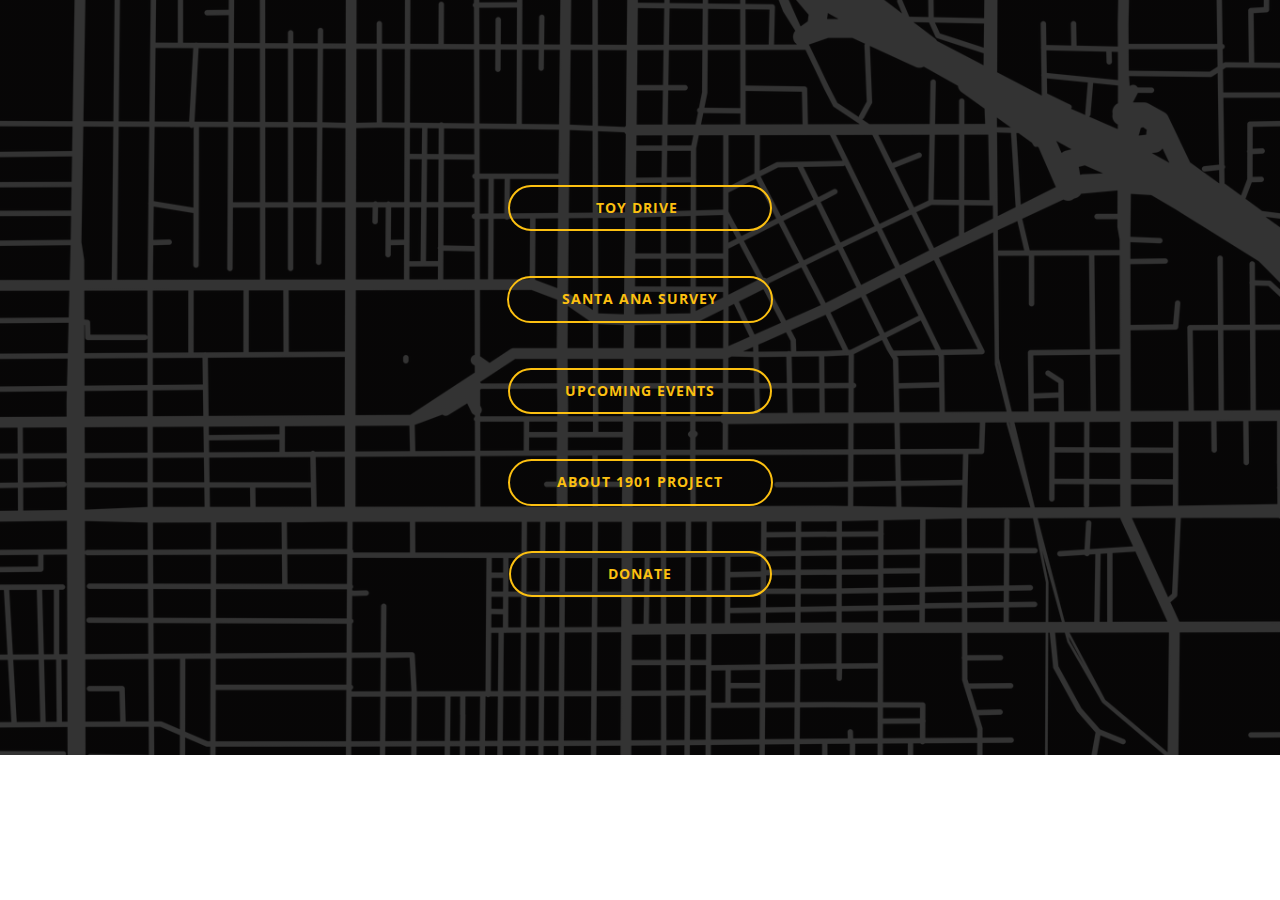
<file: index.html>
<!DOCTYPE html>
<html style="font-size: 16px;" lang="en"><head>
    <meta name="viewport" content="width=device-width, initial-scale=1.0">
    <meta charset="utf-8">
    <meta name="keywords" content="">
    <meta name="description" content="">
    <title>Home</title>
    <link rel="stylesheet" href="nicepage.css" media="screen">
<link rel="stylesheet" href="Home.css" media="screen">
    <script class="u-script" type="text/javascript" src="jquery.js" defer=""></script>
    <script class="u-script" type="text/javascript" src="nicepage.js" defer=""></script>
    <meta name="generator" content="Nicepage 5.0.7, nicepage.com">
    <link id="u-theme-google-font" rel="stylesheet" href="https://fonts.googleapis.com/css?family=Roboto:100,100i,300,300i,400,400i,500,500i,700,700i,900,900i|Open+Sans:300,300i,400,400i,500,500i,600,600i,700,700i,800,800i">
    
    
    <script type="application/ld+json">{
		"@context": "http://schema.org",
		"@type": "Organization",
		"name": "1901 Project QR-1"
}</script>
    <meta name="theme-color" content="#478ac9">
    <meta property="og:title" content="Home">
    <meta property="og:description" content="">
    <meta property="og:type" content="website">
  </head>
  <body data-home-page="Home.html" data-home-page-title="Home" class="u-body u-xl-mode" data-lang="en">
    <section class="u-clearfix u-image u-shading u-section-1" id="sec-6f97" data-image-width="16667" data-image-height="23492">
      <div class="u-clearfix u-sheet u-sheet-1">
        <a href="Toy-Drive-2022.html" class="u-border-2 u-border-custom-color-1 u-border-hover-white u-btn u-btn-round u-button-style u-hover-white u-none u-radius-50 u-text-custom-color-1 u-text-hover-custom-color-1 u-btn-1">Toy Drive&nbsp;</a>
        <a href="https://surveys.americansforthearts.org/s3/CA-SantaAna-BIPOC-organizations?__output=kiosk" class="u-border-2 u-border-custom-color-1 u-border-hover-white u-btn u-btn-round u-button-style u-hover-white u-none u-radius-50 u-text-custom-color-1 u-text-hover-custom-color-1 u-btn-2">Santa ana Survey</a>
        <a href="Home.html" class="u-border-2 u-border-custom-color-1 u-border-hover-white u-btn u-btn-round u-button-style u-hidden-xs u-hover-white u-none u-radius-50 u-text-custom-color-1 u-text-hover-custom-color-1 u-btn-3">Upcoming Events</a>
        <a href="https://1901project.netlify.app/" class="u-border-2 u-border-custom-color-1 u-border-hover-white u-btn u-btn-round u-button-style u-hover-white u-none u-radius-50 u-text-custom-color-1 u-text-hover-custom-color-1 u-btn-4">About 1901 Project</a>
        <a href="https://donate.stripe.com/aEUeXQ0ro0nUdZ6cMN" class="u-border-2 u-border-custom-color-1 u-border-hover-white u-btn u-btn-round u-button-style u-hover-white u-none u-radius-50 u-text-custom-color-1 u-text-hover-custom-color-1 u-btn-5">Donate</a>
      </div>
    </section>
    
    
    
  
</body></html>
</file>
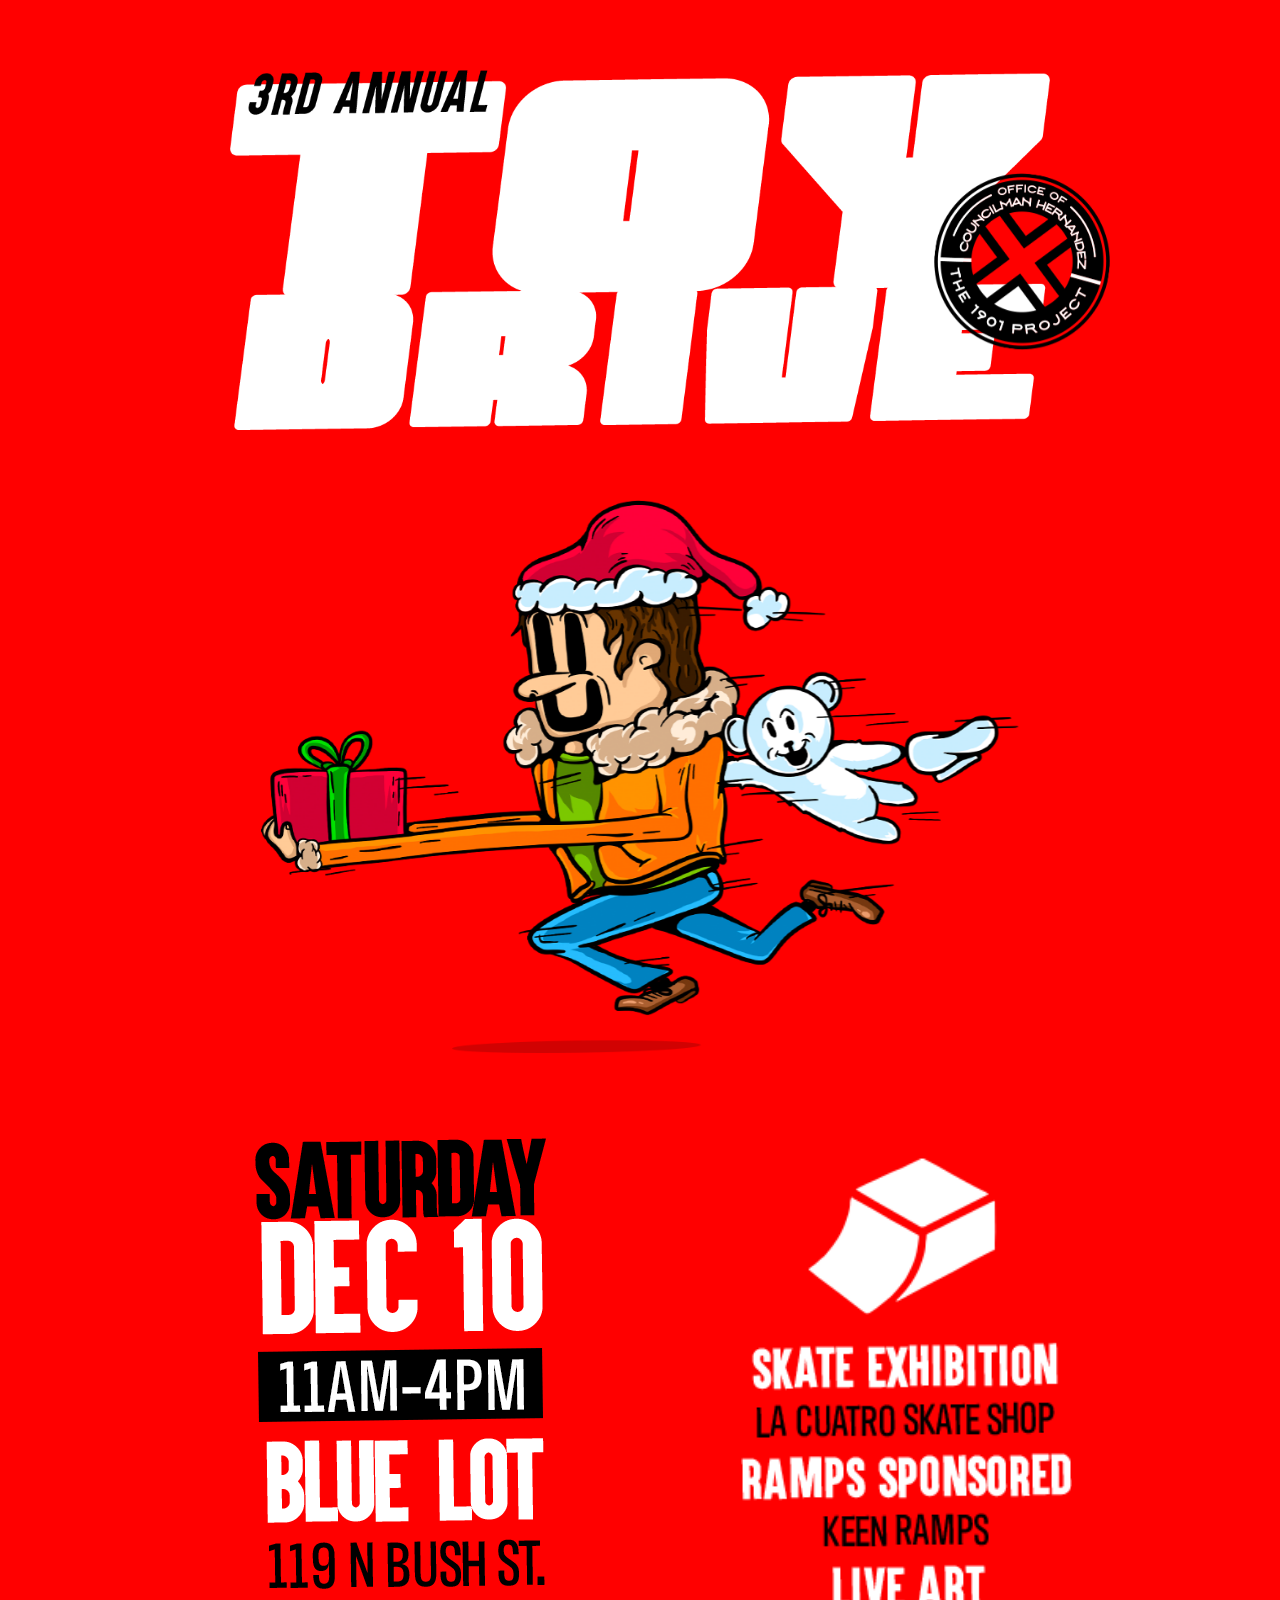
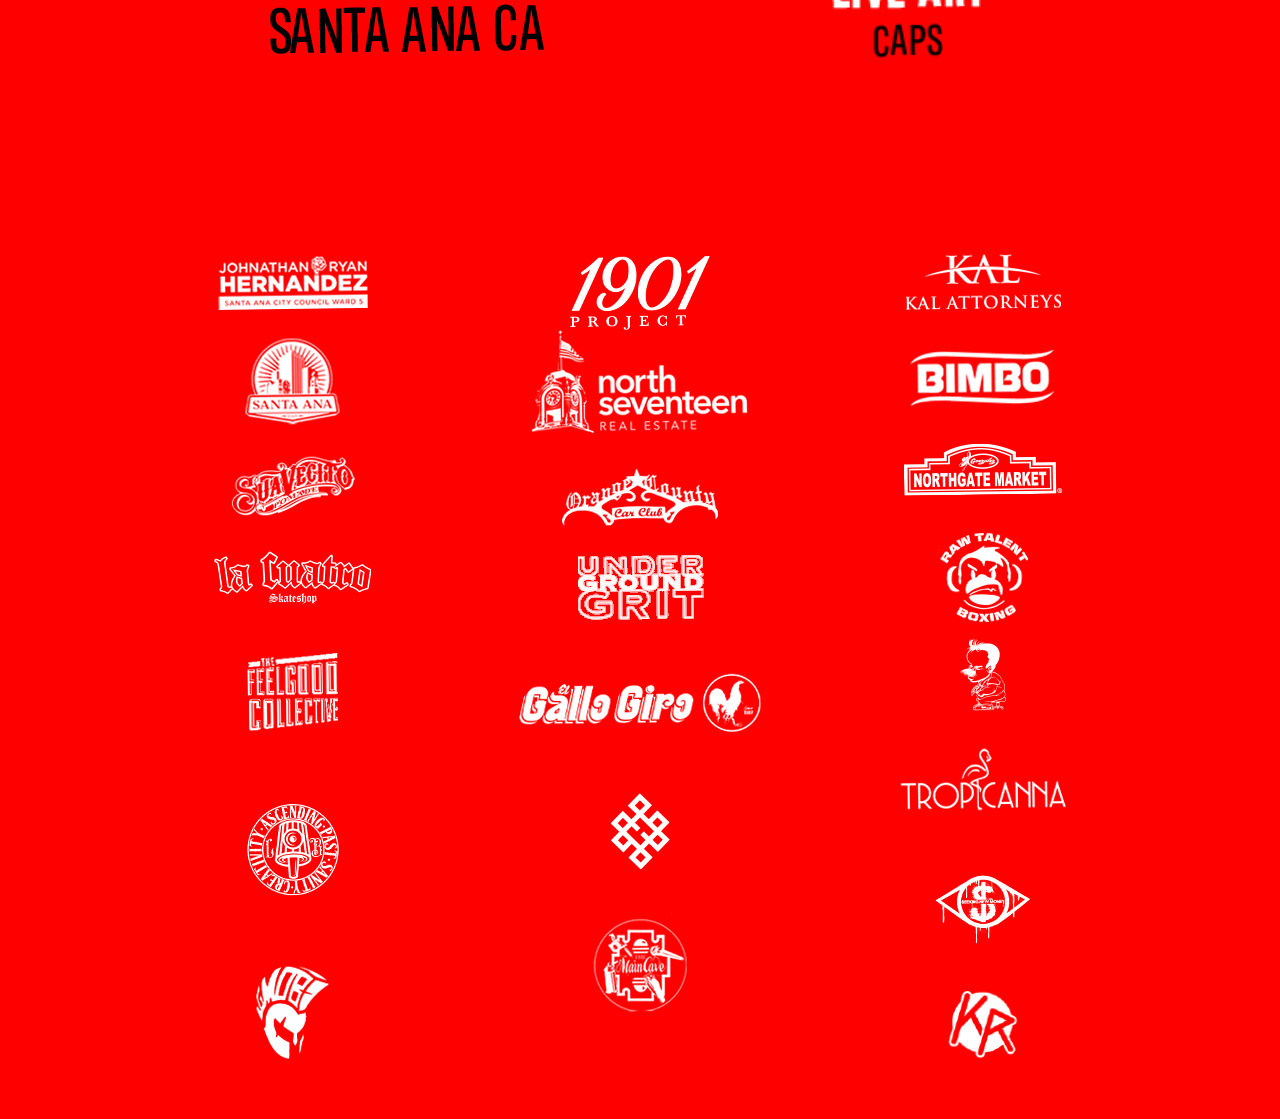
<file: Digital-Flyer---ToyDrive-2022.html>
<!DOCTYPE html>
<html style="font-size: 16px;" lang="en"><head>
    <meta name="viewport" content="width=device-width, initial-scale=1.0">
    <meta charset="utf-8">
    <meta name="keywords" content="">
    <meta name="description" content="">
    <title>Digital Flyer - ToyDrive 2022</title>
    <link rel="stylesheet" href="nicepage.css" media="screen">
<link rel="stylesheet" href="Digital-Flyer---ToyDrive-2022.css" media="screen">
    <script class="u-script" type="text/javascript" src="jquery.js" defer=""></script>
    <script class="u-script" type="text/javascript" src="nicepage.js" defer=""></script>
    <meta name="generator" content="Nicepage 5.2.0, nicepage.com">
    <link id="u-theme-google-font" rel="stylesheet" href="https://fonts.googleapis.com/css?family=Roboto:100,100i,300,300i,400,400i,500,500i,700,700i,900,900i|Open+Sans:300,300i,400,400i,500,500i,600,600i,700,700i,800,800i">
    
    
    <script type="application/ld+json">{
		"@context": "http://schema.org",
		"@type": "Organization",
		"name": "1901 Project QR-1"
}</script>
    <meta name="theme-color" content="#478ac9">
    <meta property="og:title" content="Digital Flyer - ToyDrive 2022">
    <meta property="og:description" content="">
    <meta property="og:type" content="website">
  </head>
  <body class="u-body u-xl-mode" data-lang="en">
    <section class="u-clearfix u-custom-color-2 u-section-1" id="sec-6f97">
      <img class="u-image u-image-contain u-image-default u-image-1" src="images/HEADER.png" alt="" data-image-width="1152" data-image-height="507">
      <img class="u-image u-image-contain u-image-default u-preserve-proportions u-image-2" src="images/1901XJOHN.png" alt="" data-image-width="216" data-image-height="217" data-animation-name="customAnimationIn" data-animation-duration="1000">
      <img class="u-image u-image-contain u-image-default u-image-3" src="images/ARTWORK.png" alt="" data-image-width="900" data-image-height="657" data-animation-name="pulse" data-animation-duration="1000" data-animation-direction="">
      <img class="u-image u-image-contain u-image-default u-image-4" src="images/SKATE.png" alt="" data-image-width="210" data-image-height="318">
      <img class="u-image u-image-contain u-image-default u-image-5" src="images/INFO.png" alt="" data-image-width="291" data-image-height="516">
      <img class="u-image u-image-contain u-image-default u-preserve-proportions u-image-6" src="images/1901black_2x.png" alt="" data-image-width="140" data-image-height="74">
      <img class="u-image u-image-contain u-image-default u-preserve-proportions u-image-7" src="images/n17_.png" alt="" data-image-width="218" data-image-height="105">
      <img class="u-image u-image-contain u-image-default u-preserve-proportions u-image-8" src="images/Layer11.png" alt="" data-image-width="156" data-image-height="58">
      <img class="u-image u-image-contain u-image-default u-preserve-proportions u-image-9" src="images/undergrndgrit.png" alt="" data-image-width="127" data-image-height="65">
      <img class="u-image u-image-contain u-image-default u-preserve-proportions u-image-10" src="images/gallogiro.png" alt="" data-image-width="242" data-image-height="59">
      <img class="u-image u-image-contain u-image-default u-preserve-proportions u-image-11" src="images/haven.png" alt="" data-image-width="60" data-image-height="77">
      <img class="u-image u-image-contain u-image-default u-preserve-proportions u-image-12" src="images/maincave.png" alt="" data-image-width="94" data-image-height="99">
      <img class="u-image u-image-contain u-image-default u-preserve-proportions u-image-13" src="images/jonathan.png" alt="" data-image-width="150" data-image-height="54">
      <img class="u-image u-image-contain u-image-default u-preserve-proportions u-image-14" src="images/sa.png" alt="" data-image-width="95" data-image-height="87">
      <img class="u-image u-image-contain u-image-default u-preserve-proportions u-image-15" src="images/Layer10.png" alt="" data-image-width="124" data-image-height="60">
      <img class="u-image u-image-contain u-image-default u-preserve-proportions u-image-16" src="images/IMG_1384.png" alt="" data-image-width="157" data-image-height="53">
      <img class="u-image u-image-contain u-image-default u-preserve-proportions u-image-17" src="images/feelgood.png" alt="" data-image-width="91" data-image-height="78">
      <img class="u-image u-image-contain u-image-default u-preserve-proportions u-image-18" src="images/capslogoblack.png" alt="" data-image-width="92" data-image-height="92">
      <img class="u-image u-image-contain u-image-default u-preserve-proportions u-image-19" src="images/igmob.png" alt="" data-image-width="75" data-image-height="94">
      <img class="u-image u-image-contain u-image-default u-preserve-proportions u-image-20" src="images/kalattorneys.png" alt="" data-image-width="156" data-image-height="56">
      <img class="u-image u-image-contain u-image-default u-preserve-proportions u-image-21" src="images/bimbo.png" alt="" data-image-width="145" data-image-height="56">
      <img class="u-image u-image-contain u-image-default u-preserve-proportions u-image-22" src="images/northgate.png" alt="" data-image-width="160" data-image-height="53">
      <img class="u-image u-image-contain u-image-default u-preserve-proportions u-image-23" src="images/rawtalent.png" alt="" data-image-width="92" data-image-height="91">
      <img class="u-image u-image-contain u-image-default u-preserve-proportions u-image-24" src="images/VectorSmartObject.png" alt="" data-image-width="46" data-image-height="73">
      <img class="u-image u-image-contain u-image-default u-preserve-proportions u-image-25" src="images/milton.png" alt="" data-image-width="96" data-image-height="69">
      <img class="u-image u-image-contain u-image-default u-preserve-proportions u-image-26" src="images/tropicanna.png" alt="" data-image-width="166" data-image-height="63">
      <img class="u-image u-image-contain u-image-default u-preserve-proportions u-image-27" src="images/keenramps.png" alt="" data-image-width="70" data-image-height="69">
    </section>
    
    
    
  
</body></html>
</file>
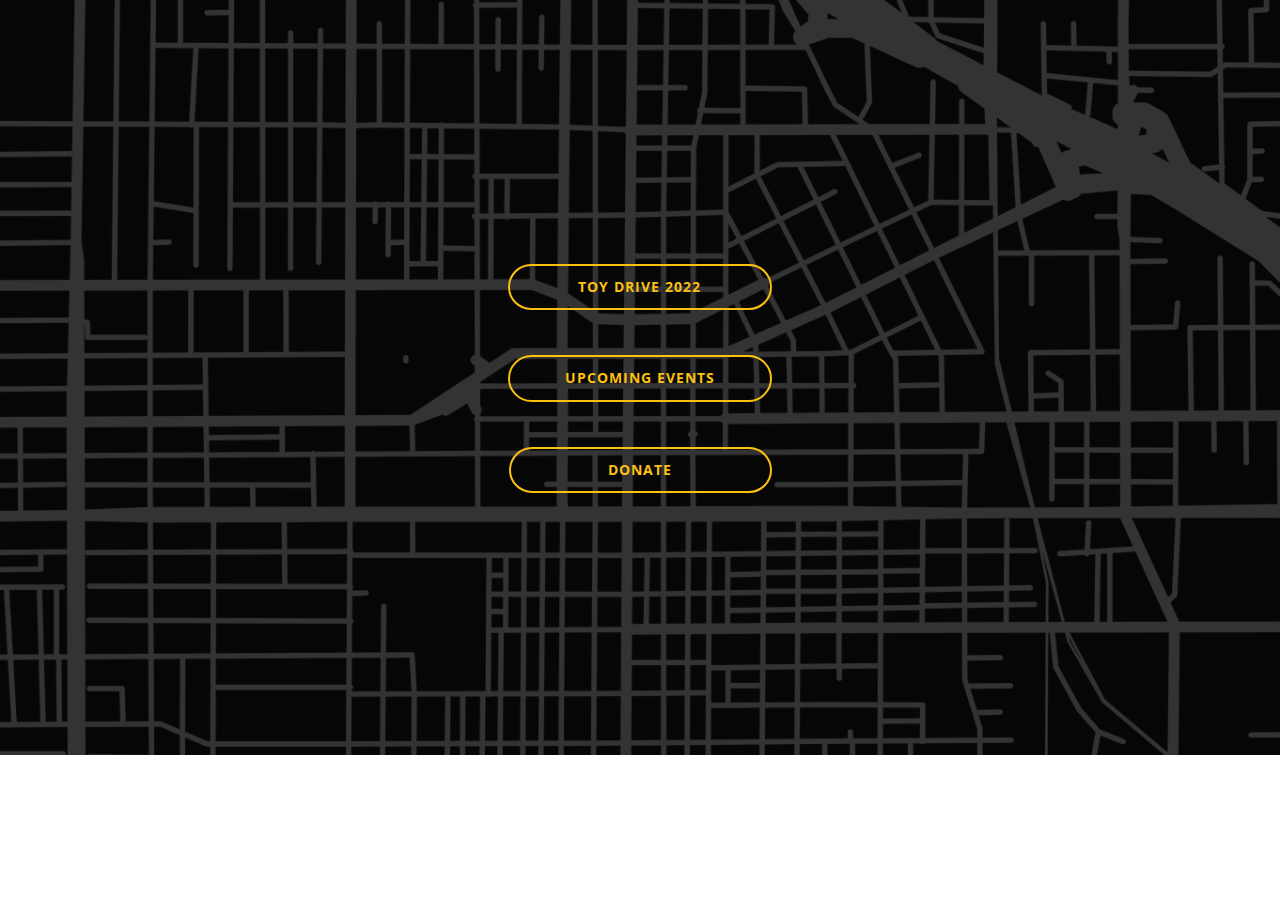
<file: Events.html>
<!DOCTYPE html>
<html style="font-size: 16px;" lang="en"><head>
    <meta name="viewport" content="width=device-width, initial-scale=1.0">
    <meta charset="utf-8">
    <meta name="keywords" content="">
    <meta name="description" content="">
    <title>Events</title>
    <link rel="stylesheet" href="nicepage.css" media="screen">
<link rel="stylesheet" href="Events.css" media="screen">
    <script class="u-script" type="text/javascript" src="jquery.js" defer=""></script>
    <script class="u-script" type="text/javascript" src="nicepage.js" defer=""></script>
    <meta name="generator" content="Nicepage 5.2.0, nicepage.com">
    <link id="u-theme-google-font" rel="stylesheet" href="https://fonts.googleapis.com/css?family=Roboto:100,100i,300,300i,400,400i,500,500i,700,700i,900,900i|Open+Sans:300,300i,400,400i,500,500i,600,600i,700,700i,800,800i">
    
    
    <script type="application/ld+json">{
		"@context": "http://schema.org",
		"@type": "Organization",
		"name": "1901 Project QR-1"
}</script>
    <meta name="theme-color" content="#478ac9">
    <meta property="og:title" content="Events">
    <meta property="og:description" content="">
    <meta property="og:type" content="website">
  </head>
  <body class="u-body u-xl-mode" data-lang="en">
    <section class="u-clearfix u-image u-shading u-section-1" id="sec-6f97" data-image-width="16667" data-image-height="23492">
      <div class="u-clearfix u-sheet u-sheet-1">
        <a href="Toy-Drive.html" class="u-border-2 u-border-custom-color-1 u-border-hover-white u-btn u-btn-round u-button-style u-hover-white u-none u-radius-50 u-text-custom-color-1 u-text-hover-custom-color-1 u-btn-1">Toy Drive 2022</a>
        <a href="Home.html" class="u-border-2 u-border-custom-color-1 u-border-hover-white u-btn u-btn-round u-button-style u-hover-white u-none u-radius-50 u-text-custom-color-1 u-text-hover-custom-color-1 u-btn-2">Upcoming Events</a>
        <a href="https://donate.stripe.com/aEUeXQ0ro0nUdZ6cMN" class="u-border-2 u-border-custom-color-1 u-border-hover-white u-btn u-btn-round u-button-style u-hover-white u-none u-radius-50 u-text-custom-color-1 u-text-hover-custom-color-1 u-btn-3">Donate</a>
      </div>
    </section>
    
    
    
  
</body></html>
</file>
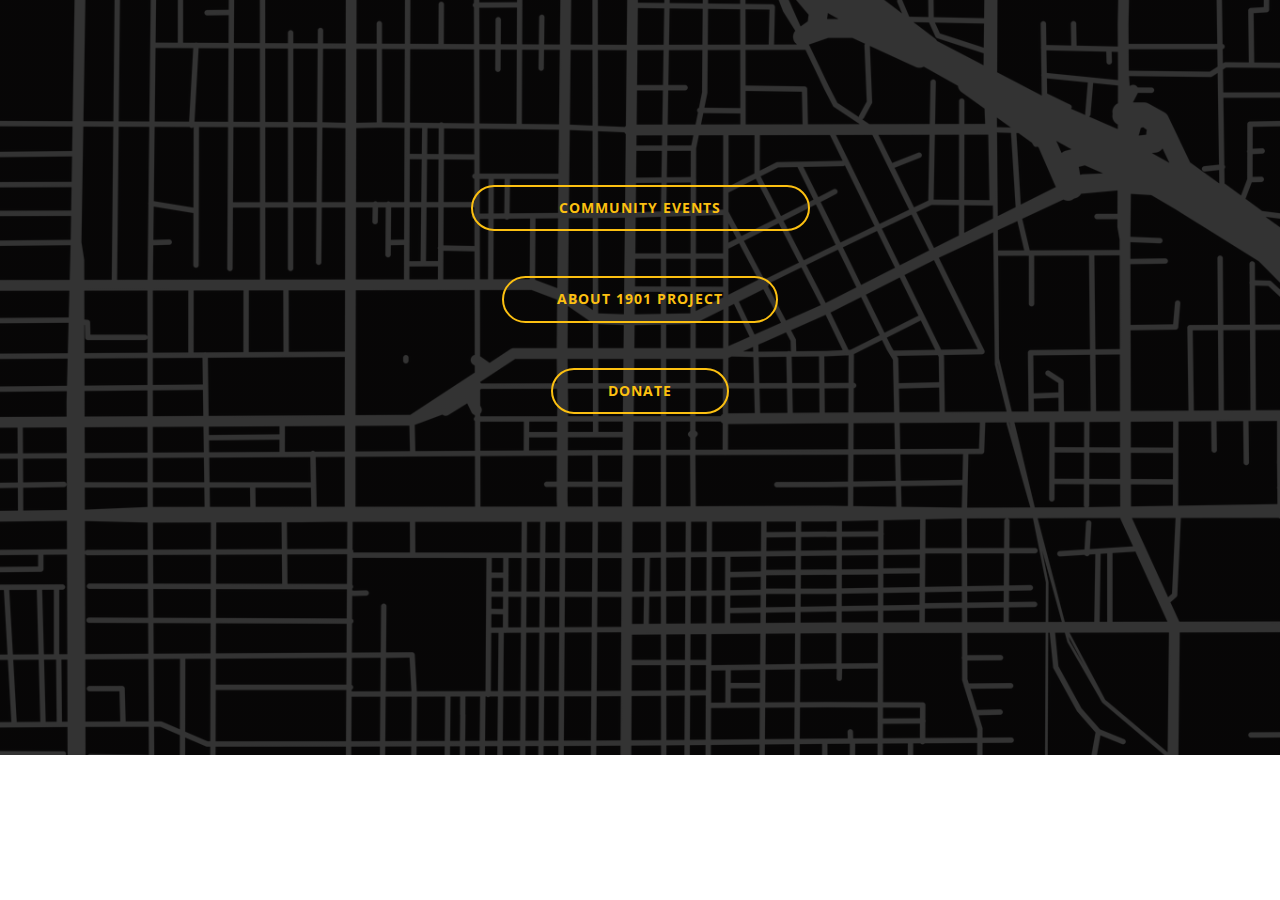
<file: Home.html>
<!DOCTYPE html>
<html style="font-size: 16px;" lang="en"><head>
    <meta name="viewport" content="width=device-width, initial-scale=1.0">
    <meta charset="utf-8">
    <meta name="keywords" content="">
    <meta name="description" content="">
    <title>Home</title>
    <link rel="stylesheet" href="nicepage.css" media="screen">
<link rel="stylesheet" href="Home.css" media="screen">
    <script class="u-script" type="text/javascript" src="jquery.js" defer=""></script>
    <script class="u-script" type="text/javascript" src="nicepage.js" defer=""></script>
    <meta name="generator" content="Nicepage 5.2.0, nicepage.com">
    <link id="u-theme-google-font" rel="stylesheet" href="https://fonts.googleapis.com/css?family=Roboto:100,100i,300,300i,400,400i,500,500i,700,700i,900,900i|Open+Sans:300,300i,400,400i,500,500i,600,600i,700,700i,800,800i">
    
    
    <script type="application/ld+json">{
		"@context": "http://schema.org",
		"@type": "Organization",
		"name": "1901 Project QR-1"
}</script>
    <meta name="theme-color" content="#478ac9">
    <meta property="og:title" content="Home">
    <meta property="og:description" content="">
    <meta property="og:type" content="website">
  </head>
  <body class="u-body u-xl-mode" data-lang="en">
    <section class="u-clearfix u-image u-shading u-section-1" id="sec-6f97" data-image-width="16667" data-image-height="23492">
      <div class="u-clearfix u-sheet u-sheet-1">
        <a href="Toy-Drive.html" class="u-border-2 u-border-custom-color-1 u-border-hover-white u-btn u-btn-round u-button-style u-hover-white u-none u-radius-50 u-text-custom-color-1 u-text-hover-custom-color-1 u-btn-1">COMMUNITY EVENTS</a>
        <a href="https://1901project.netlify.app/" class="u-border-2 u-border-custom-color-1 u-border-hover-white u-btn u-btn-round u-button-style u-hover-white u-none u-radius-50 u-text-custom-color-1 u-text-hover-custom-color-1 u-btn-2">About 1901 Project</a>
        <a href="https://donate.stripe.com/aEUeXQ0ro0nUdZ6cMN" class="u-border-2 u-border-custom-color-1 u-border-hover-white u-btn u-btn-round u-button-style u-hover-white u-none u-radius-50 u-text-custom-color-1 u-text-hover-custom-color-1 u-btn-3">Donate</a>
      </div>
    </section>
    
    
    
  
</body></html>
</file>
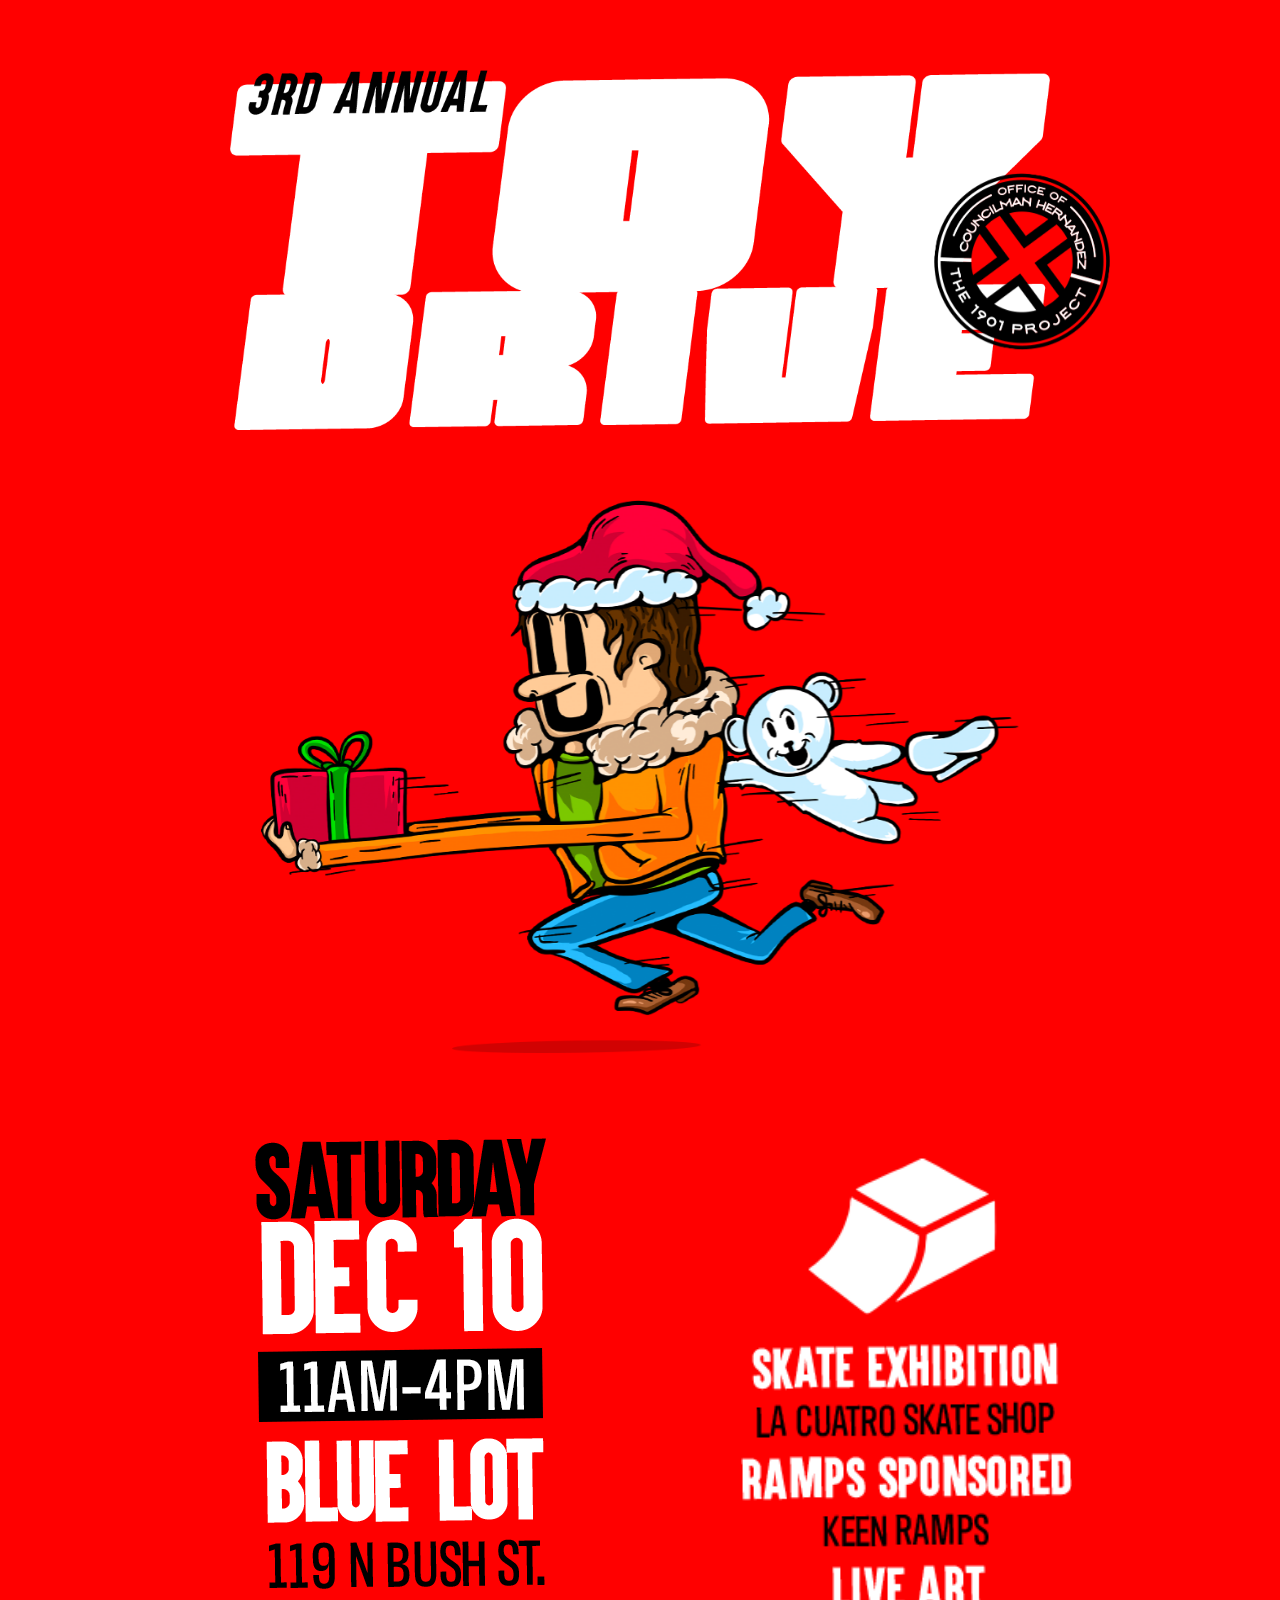
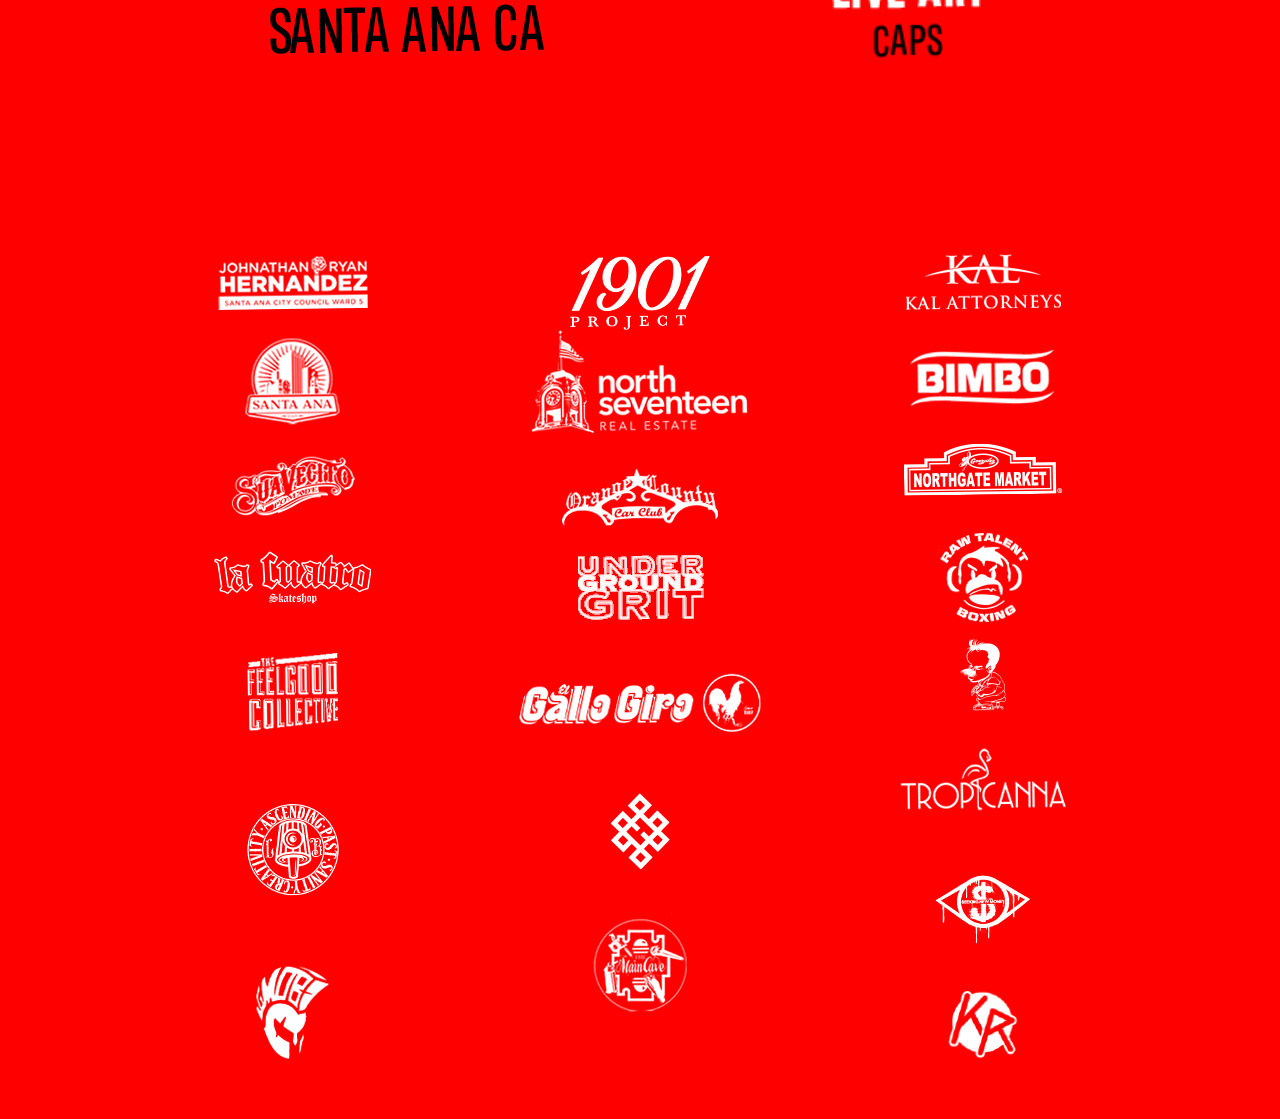
<file: Toy-Drive-2022.html>
<!DOCTYPE html>
<html style="font-size: 16px;" lang="en"><head>
    <meta name="viewport" content="width=device-width, initial-scale=1.0">
    <meta charset="utf-8">
    <meta name="keywords" content="">
    <meta name="description" content="">
    <title>Toy Drive 2022</title>
    <link rel="stylesheet" href="nicepage.css" media="screen">
<link rel="stylesheet" href="Toy-Drive-2022.css" media="screen">
    <script class="u-script" type="text/javascript" src="jquery.js" defer=""></script>
    <script class="u-script" type="text/javascript" src="nicepage.js" defer=""></script>
    <meta name="generator" content="Nicepage 5.0.7, nicepage.com">
    <link id="u-theme-google-font" rel="stylesheet" href="https://fonts.googleapis.com/css?family=Roboto:100,100i,300,300i,400,400i,500,500i,700,700i,900,900i|Open+Sans:300,300i,400,400i,500,500i,600,600i,700,700i,800,800i">
    
    
    <script type="application/ld+json">{
		"@context": "http://schema.org",
		"@type": "Organization",
		"name": "1901 Project QR-1"
}</script>
    <meta name="theme-color" content="#478ac9">
    <meta property="og:title" content="Toy Drive 2022">
    <meta property="og:description" content="">
    <meta property="og:type" content="website">
  </head>
  <body class="u-body u-xl-mode" data-lang="en">
    <section class="u-clearfix u-custom-color-2 u-section-1" id="sec-6f97">
      <img class="u-image u-image-contain u-image-default u-image-1" src="images/HEADER.png" alt="" data-image-width="1152" data-image-height="507">
      <img class="u-image u-image-contain u-image-default u-preserve-proportions u-image-2" src="images/1901XJOHN.png" alt="" data-image-width="216" data-image-height="217" data-animation-name="customAnimationIn" data-animation-duration="1000">
      <img class="u-image u-image-contain u-image-default u-image-3" src="images/ARTWORK.png" alt="" data-image-width="900" data-image-height="657" data-animation-name="pulse" data-animation-duration="1000" data-animation-direction="">
      <img class="u-image u-image-contain u-image-default u-image-4" src="images/SKATE.png" alt="" data-image-width="210" data-image-height="318">
      <img class="u-image u-image-contain u-image-default u-image-5" src="images/INFO.png" alt="" data-image-width="291" data-image-height="516">
      <img class="u-image u-image-contain u-image-default u-preserve-proportions u-image-6" src="images/1901black_2x.png" alt="" data-image-width="140" data-image-height="74">
      <img class="u-image u-image-contain u-image-default u-preserve-proportions u-image-7" src="images/n17_.png" alt="" data-image-width="218" data-image-height="105">
      <img class="u-image u-image-contain u-image-default u-preserve-proportions u-image-8" src="images/Layer11.png" alt="" data-image-width="156" data-image-height="58">
      <img class="u-image u-image-contain u-image-default u-preserve-proportions u-image-9" src="images/undergrndgrit.png" alt="" data-image-width="127" data-image-height="65">
      <img class="u-image u-image-contain u-image-default u-preserve-proportions u-image-10" src="images/gallogiro.png" alt="" data-image-width="242" data-image-height="59">
      <img class="u-image u-image-contain u-image-default u-preserve-proportions u-image-11" src="images/haven.png" alt="" data-image-width="60" data-image-height="77">
      <img class="u-image u-image-contain u-image-default u-preserve-proportions u-image-12" src="images/maincave.png" alt="" data-image-width="94" data-image-height="99">
      <img class="u-image u-image-contain u-image-default u-preserve-proportions u-image-13" src="images/jonathan.png" alt="" data-image-width="150" data-image-height="54">
      <img class="u-image u-image-contain u-image-default u-preserve-proportions u-image-14" src="images/sa.png" alt="" data-image-width="95" data-image-height="87">
      <img class="u-image u-image-contain u-image-default u-preserve-proportions u-image-15" src="images/Layer10.png" alt="" data-image-width="124" data-image-height="60">
      <img class="u-image u-image-contain u-image-default u-preserve-proportions u-image-16" src="images/IMG_1384.png" alt="" data-image-width="157" data-image-height="53">
      <img class="u-image u-image-contain u-image-default u-preserve-proportions u-image-17" src="images/feelgood.png" alt="" data-image-width="91" data-image-height="78">
      <img class="u-image u-image-contain u-image-default u-preserve-proportions u-image-18" src="images/capslogoblack.png" alt="" data-image-width="92" data-image-height="92">
      <img class="u-image u-image-contain u-image-default u-preserve-proportions u-image-19" src="images/igmob.png" alt="" data-image-width="75" data-image-height="94">
      <img class="u-image u-image-contain u-image-default u-preserve-proportions u-image-20" src="images/kalattorneys.png" alt="" data-image-width="156" data-image-height="56">
      <img class="u-image u-image-contain u-image-default u-preserve-proportions u-image-21" src="images/bimbo.png" alt="" data-image-width="145" data-image-height="56">
      <img class="u-image u-image-contain u-image-default u-preserve-proportions u-image-22" src="images/northgate.png" alt="" data-image-width="160" data-image-height="53">
      <img class="u-image u-image-contain u-image-default u-preserve-proportions u-image-23" src="images/rawtalent.png" alt="" data-image-width="92" data-image-height="91">
      <img class="u-image u-image-contain u-image-default u-preserve-proportions u-image-24" src="images/VectorSmartObject.png" alt="" data-image-width="46" data-image-height="73">
      <img class="u-image u-image-contain u-image-default u-preserve-proportions u-image-25" src="images/milton.png" alt="" data-image-width="96" data-image-height="69">
      <img class="u-image u-image-contain u-image-default u-preserve-proportions u-image-26" src="images/tropicanna.png" alt="" data-image-width="166" data-image-height="63">
      <img class="u-image u-image-contain u-image-default u-preserve-proportions u-image-27" src="images/keenramps.png" alt="" data-image-width="70" data-image-height="69">
    </section>
    
    
    
  
</body></html>
</file>
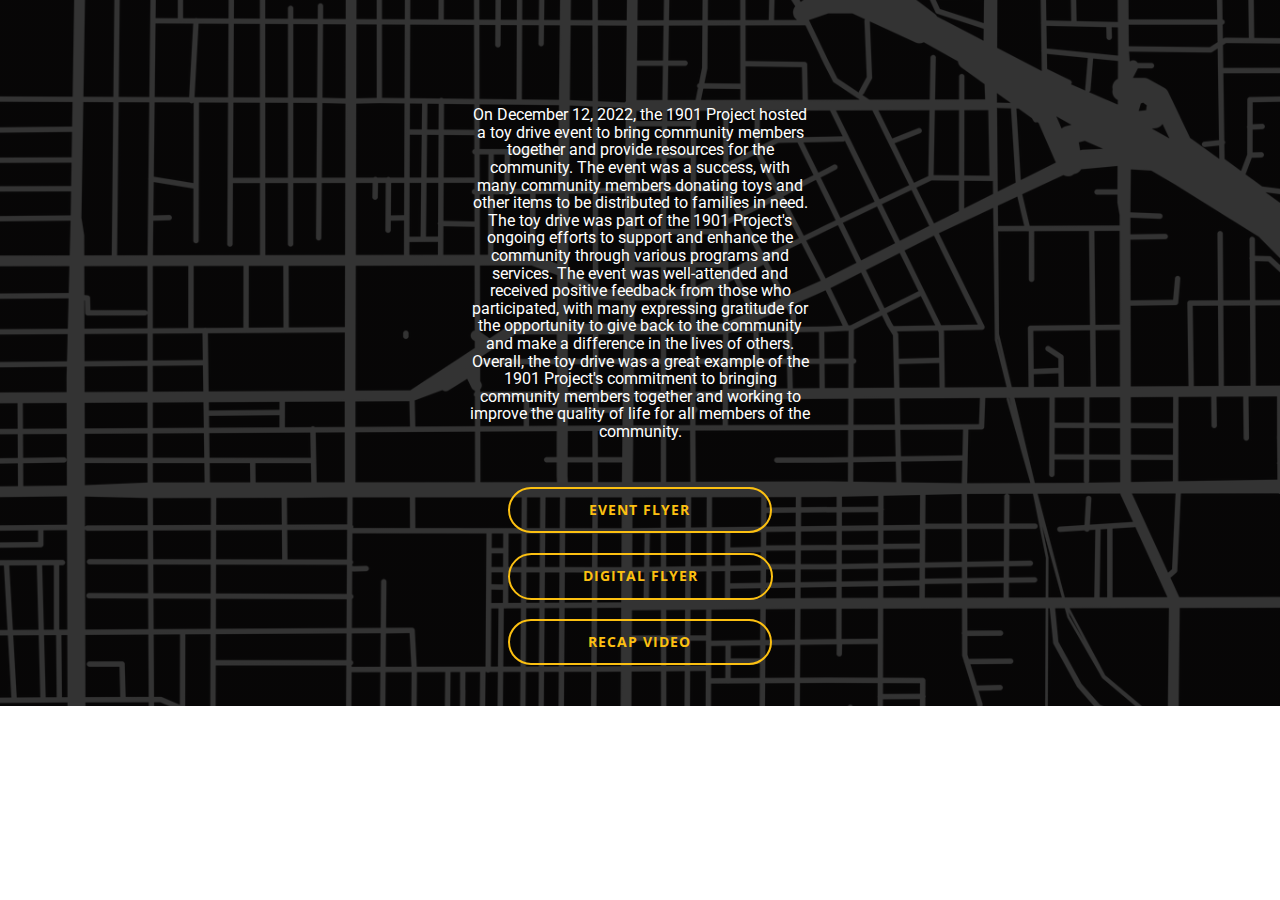
<file: Toy-Drive.html>
<!DOCTYPE html>
<html style="font-size: 16px;" lang="en"><head>
    <meta name="viewport" content="width=device-width, initial-scale=1.0">
    <meta charset="utf-8">
    <meta name="keywords" content="">
    <meta name="description" content="">
    <title>Toy Drive</title>
    <link rel="stylesheet" href="nicepage.css" media="screen">
<link rel="stylesheet" href="Toy-Drive.css" media="screen">
    <script class="u-script" type="text/javascript" src="jquery.js" defer=""></script>
    <script class="u-script" type="text/javascript" src="nicepage.js" defer=""></script>
    <meta name="generator" content="Nicepage 5.2.0, nicepage.com">
    <link id="u-theme-google-font" rel="stylesheet" href="https://fonts.googleapis.com/css?family=Roboto:100,100i,300,300i,400,400i,500,500i,700,700i,900,900i|Open+Sans:300,300i,400,400i,500,500i,600,600i,700,700i,800,800i">
    
    
    <script type="application/ld+json">{
		"@context": "http://schema.org",
		"@type": "Organization",
		"name": "1901 Project QR-1"
}</script>
    <meta name="theme-color" content="#478ac9">
    <meta property="og:title" content="Toy Drive">
    <meta property="og:description" content="">
    <meta property="og:type" content="website">
  </head>
  <body class="u-body u-xl-mode" data-lang="en">
    <section class="u-clearfix u-container-align-center u-image u-shading u-section-1" id="sec-6f97" data-image-width="16667" data-image-height="23492">
      <div class="u-clearfix u-sheet u-valign-middle u-sheet-1">
        <div class="u-align-center-xs u-clearfix u-group-elements u-valign-middle-sm u-valign-middle-xs u-group-elements-1">
          <h1 class="u-align-center u-text u-text-1"> On December 12, 2022, the 1901 Project hosted a toy drive event to bring community members together and provide resources for the community. The event was a success, with many community members donating toys and other items to be distributed to families in need. The toy drive was part of the 1901 Project's ongoing efforts to support and enhance the community through various programs and services. The event was well-attended and received positive feedback from those who participated, with many expressing gratitude for the opportunity to give back to the community and make a difference in the lives of others. Overall, the toy drive was a great example of the 1901 Project's commitment to bringing community members together and working to improve the quality of life for all members of the community.</h1>
          <a href="files/1901-toydrive-flyer-story.jpeg" class="u-align-center u-border-2 u-border-custom-color-1 u-border-hover-white u-btn u-btn-round u-button-style u-file-link u-hover-white u-none u-radius-50 u-text-custom-color-1 u-text-hover-custom-color-1 u-btn-1">Event Flyer</a>
          <a href="https://drive.google.com/file/d/1YBUsAsabV7jBcVdTsYRygBwhWxXUArDd/view?usp=share_link" class="u-align-center u-border-2 u-border-custom-color-1 u-border-hover-white u-btn u-btn-round u-button-style u-hover-white u-none u-radius-50 u-text-custom-color-1 u-text-hover-custom-color-1 u-btn-2">Recap Video</a>
          <a href="Digital-Flyer---ToyDrive-2022.html" class="u-align-center u-border-2 u-border-custom-color-1 u-border-hover-white u-btn u-btn-round u-button-style u-hover-white u-none u-radius-50 u-text-custom-color-1 u-text-hover-custom-color-1 u-btn-3">Digital Flyer</a>
        </div>
      </div>
    </section>
    
    
    
  
</body></html>
</file>
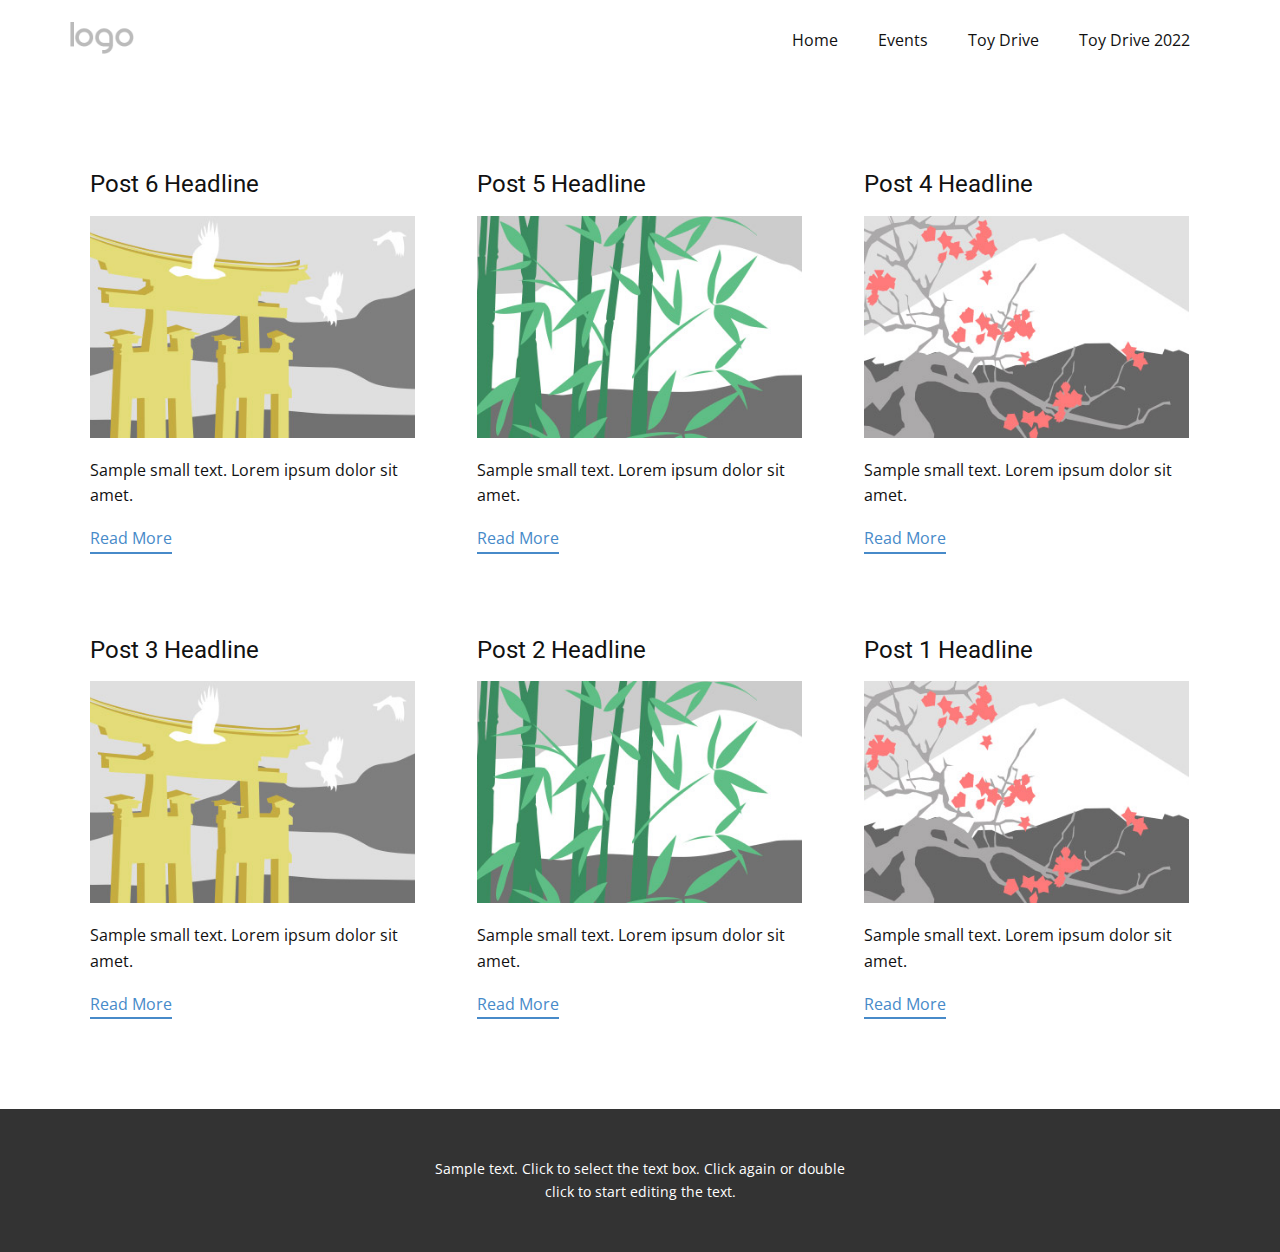
<file: blog/blog.html>
<!DOCTYPE html>
<html style="font-size: 16px;" lang="en"><head>
    <meta name="viewport" content="width=device-width, initial-scale=1.0">
    <meta charset="utf-8">
    <meta name="keywords" content="">
    <meta name="description" content="">
    <title>Blog Template</title>
    <link rel="stylesheet" href="../nicepage.css" media="screen">
<link rel="stylesheet" href="../Blog-Template.css" media="screen">
    <script class="u-script" type="text/javascript" src="../jquery.js" defer=""></script>
    <script class="u-script" type="text/javascript" src="../nicepage.js" defer=""></script>
    <meta name="generator" content="Nicepage 5.2.0, nicepage.com">
    <link id="u-theme-google-font" rel="stylesheet" href="https://fonts.googleapis.com/css?family=Roboto:100,100i,300,300i,400,400i,500,500i,700,700i,900,900i|Open+Sans:300,300i,400,400i,500,500i,600,600i,700,700i,800,800i">
    
    
    <script type="application/ld+json">{
		"@context": "http://schema.org",
		"@type": "Organization",
		"name": "1901 Project QR-1",
		"logo": "images/default-logo.png"
}</script>
    <meta name="theme-color" content="#478ac9">
  </head>
  <body class="u-body u-xl-mode" data-lang="en"><header class="u-clearfix u-header u-header" id="sec-e0b4"><div class="u-clearfix u-sheet u-valign-middle u-sheet-1">
        <a href="https://nicepage.com" class="u-image u-logo u-image-1">
          <img src="../images/default-logo.png" class="u-logo-image u-logo-image-1">
        </a>
        <nav class="u-menu u-menu-dropdown u-offcanvas u-menu-1">
          <div class="menu-collapse" style="font-size: 1rem; letter-spacing: 0px;">
            <a class="u-button-style u-custom-left-right-menu-spacing u-custom-padding-bottom u-custom-top-bottom-menu-spacing u-nav-link u-text-active-palette-1-base u-text-hover-palette-2-base" href="#">
              <svg class="u-svg-link" viewBox="0 0 24 24"><use xmlns:xlink="http://www.w3.org/1999/xlink" xlink:href="#menu-hamburger"></use></svg>
              <svg class="u-svg-content" version="1.1" id="menu-hamburger" viewBox="0 0 16 16" x="0px" y="0px" xmlns:xlink="http://www.w3.org/1999/xlink" xmlns="http://www.w3.org/2000/svg"><g><rect y="1" width="16" height="2"></rect><rect y="7" width="16" height="2"></rect><rect y="13" width="16" height="2"></rect>
</g></svg>
            </a>
          </div>
          <div class="u-nav-container">
            <ul class="u-nav u-unstyled u-nav-1"><li class="u-nav-item"><a class="u-button-style u-nav-link u-text-active-palette-1-base u-text-hover-palette-2-base" href="../Home.html" style="padding: 10px 20px;">Home</a>
</li><li class="u-nav-item"><a class="u-button-style u-nav-link u-text-active-palette-1-base u-text-hover-palette-2-base" href="../Events.html" style="padding: 10px 20px;">Events</a>
</li><li class="u-nav-item"><a class="u-button-style u-nav-link u-text-active-palette-1-base u-text-hover-palette-2-base" href="../Toy-Drive.html" style="padding: 10px 20px;">Toy Drive</a>
</li><li class="u-nav-item"><a class="u-button-style u-nav-link u-text-active-palette-1-base u-text-hover-palette-2-base" href="../Toy-Drive-2022.html" style="padding: 10px 20px;">Toy Drive 2022</a>
</li></ul>
          </div>
          <div class="u-nav-container-collapse">
            <div class="u-black u-container-style u-inner-container-layout u-opacity u-opacity-95 u-sidenav">
              <div class="u-inner-container-layout u-sidenav-overflow">
                <div class="u-menu-close"></div>
                <ul class="u-align-center u-nav u-popupmenu-items u-unstyled u-nav-2"><li class="u-nav-item"><a class="u-button-style u-nav-link" href="../Home.html">Home</a>
</li><li class="u-nav-item"><a class="u-button-style u-nav-link" href="../Events.html">Events</a>
</li><li class="u-nav-item"><a class="u-button-style u-nav-link" href="../Toy-Drive.html">Toy Drive</a>
</li><li class="u-nav-item"><a class="u-button-style u-nav-link" href="../Toy-Drive-2022.html">Toy Drive 2022</a>
</li></ul>
              </div>
            </div>
            <div class="u-black u-menu-overlay u-opacity u-opacity-70"></div>
          </div>
        </nav>
      </div></header>
    <section class="u-clearfix u-section-1" id="sec-d850">
      <div class="u-clearfix u-sheet u-valign-middle u-sheet-1"><!--blog--><!--blog_options_json--><!--{"type":"Recent","source":"","tags":"","count":""}--><!--/blog_options_json-->
        <div class="u-blog u-expanded-width u-repeater u-repeater-1"><!--blog_post-->
          <div class="u-blog-post u-container-style u-repeater-item u-white u-repeater-item-1">
            <div class="u-container-layout u-similar-container u-valign-top u-container-layout-1"><!--blog_post_header-->
              <h4 class="u-blog-control u-text u-text-1">
                <a class="u-post-header-link" href="../blog/post-5.html">Post 6 Headline</a>
              </h4><!--/blog_post_header--><!--blog_post_image-->
              <a class="u-post-header-link" href="../blog/post-5.html"><img alt="" class="u-blog-control u-expanded-width u-image u-image-default u-image-1" src="../images/8ad73f3c.jpeg"></a><!--/blog_post_image--><!--blog_post_content-->
              <div class="u-blog-control u-post-content u-text u-text-2 fr-view">Sample small text. Lorem ipsum dolor sit amet.</div><!--/blog_post_content--><!--blog_post_readmore-->
              <a href="../blog/post-5.html" class="u-blog-control u-border-2 u-border-palette-1-base u-btn u-btn-rectangle u-button-style u-none u-btn-1"><!--blog_post_readmore_content--><!--options_json--><!--{"content":"","defaultValue":"Read More"}--><!--/options_json-->Read More<!--/blog_post_readmore_content--></a><!--/blog_post_readmore-->
            </div>
          </div><div class="u-blog-post u-container-style u-repeater-item u-video-cover u-white">
            <div class="u-container-layout u-similar-container u-valign-top u-container-layout-2"><!--blog_post_header-->
              <h4 class="u-blog-control u-text u-text-3">
                <a class="u-post-header-link" href="../blog/post-4.html">Post 5 Headline</a>
              </h4><!--/blog_post_header--><!--blog_post_image-->
              <a class="u-post-header-link" href="../blog/post-4.html"><img alt="" class="u-blog-control u-expanded-width u-image u-image-default u-image-2" src="../images/68f64b9d.jpeg"></a><!--/blog_post_image--><!--blog_post_content-->
              <div class="u-blog-control u-post-content u-text u-text-4 fr-view">Sample small text. Lorem ipsum dolor sit amet.</div><!--/blog_post_content--><!--blog_post_readmore-->
              <a href="../blog/post-4.html" class="u-blog-control u-border-2 u-border-palette-1-base u-btn u-btn-rectangle u-button-style u-none u-btn-2"><!--blog_post_readmore_content--><!--options_json--><!--{"content":"","defaultValue":"Read More"}--><!--/options_json-->Read More<!--/blog_post_readmore_content--></a><!--/blog_post_readmore-->
            </div>
          </div><div class="u-blog-post u-container-style u-repeater-item u-video-cover u-white">
            <div class="u-container-layout u-similar-container u-valign-top u-container-layout-3"><!--blog_post_header-->
              <h4 class="u-blog-control u-text u-text-5">
                <a class="u-post-header-link" href="../blog/post-3.html">Post 4 Headline</a>
              </h4><!--/blog_post_header--><!--blog_post_image-->
              <a class="u-post-header-link" href="../blog/post-3.html"><img alt="" class="u-blog-control u-expanded-width u-image u-image-default u-image-3" src="../images/0fd3416c.jpeg"></a><!--/blog_post_image--><!--blog_post_content-->
              <div class="u-blog-control u-post-content u-text u-text-6 fr-view">Sample small text. Lorem ipsum dolor sit amet.</div><!--/blog_post_content--><!--blog_post_readmore-->
              <a href="../blog/post-3.html" class="u-blog-control u-border-2 u-border-palette-1-base u-btn u-btn-rectangle u-button-style u-none u-btn-3"><!--blog_post_readmore_content--><!--options_json--><!--{"content":"","defaultValue":"Read More"}--><!--/options_json-->Read More<!--/blog_post_readmore_content--></a><!--/blog_post_readmore-->
            </div>
          </div><div class="u-blog-post u-container-style u-repeater-item u-white u-repeater-item-1">
            <div class="u-container-layout u-similar-container u-valign-top u-container-layout-1"><!--blog_post_header-->
              <h4 class="u-blog-control u-text u-text-1">
                <a class="u-post-header-link" href="../blog/post-2.html">Post 3 Headline</a>
              </h4><!--/blog_post_header--><!--blog_post_image-->
              <a class="u-post-header-link" href="../blog/post-2.html"><img alt="" class="u-blog-control u-expanded-width u-image u-image-default u-image-1" src="../images/8ad73f3c.jpeg"></a><!--/blog_post_image--><!--blog_post_content-->
              <div class="u-blog-control u-post-content u-text u-text-2 fr-view">Sample small text. Lorem ipsum dolor sit amet.</div><!--/blog_post_content--><!--blog_post_readmore-->
              <a href="../blog/post-2.html" class="u-blog-control u-border-2 u-border-palette-1-base u-btn u-btn-rectangle u-button-style u-none u-btn-1"><!--blog_post_readmore_content--><!--options_json--><!--{"content":"","defaultValue":"Read More"}--><!--/options_json-->Read More<!--/blog_post_readmore_content--></a><!--/blog_post_readmore-->
            </div>
          </div><div class="u-blog-post u-container-style u-repeater-item u-video-cover u-white">
            <div class="u-container-layout u-similar-container u-valign-top u-container-layout-2"><!--blog_post_header-->
              <h4 class="u-blog-control u-text u-text-3">
                <a class="u-post-header-link" href="../blog/post-1.html">Post 2 Headline</a>
              </h4><!--/blog_post_header--><!--blog_post_image-->
              <a class="u-post-header-link" href="../blog/post-1.html"><img alt="" class="u-blog-control u-expanded-width u-image u-image-default u-image-2" src="../images/68f64b9d.jpeg"></a><!--/blog_post_image--><!--blog_post_content-->
              <div class="u-blog-control u-post-content u-text u-text-4 fr-view">Sample small text. Lorem ipsum dolor sit amet.</div><!--/blog_post_content--><!--blog_post_readmore-->
              <a href="../blog/post-1.html" class="u-blog-control u-border-2 u-border-palette-1-base u-btn u-btn-rectangle u-button-style u-none u-btn-2"><!--blog_post_readmore_content--><!--options_json--><!--{"content":"","defaultValue":"Read More"}--><!--/options_json-->Read More<!--/blog_post_readmore_content--></a><!--/blog_post_readmore-->
            </div>
          </div><div class="u-blog-post u-container-style u-repeater-item u-video-cover u-white">
            <div class="u-container-layout u-similar-container u-valign-top u-container-layout-3"><!--blog_post_header-->
              <h4 class="u-blog-control u-text u-text-5">
                <a class="u-post-header-link" href="../blog/post.html">Post 1 Headline</a>
              </h4><!--/blog_post_header--><!--blog_post_image-->
              <a class="u-post-header-link" href="../blog/post.html"><img alt="" class="u-blog-control u-expanded-width u-image u-image-default u-image-3" src="../images/0fd3416c.jpeg"></a><!--/blog_post_image--><!--blog_post_content-->
              <div class="u-blog-control u-post-content u-text u-text-6 fr-view">Sample small text. Lorem ipsum dolor sit amet.</div><!--/blog_post_content--><!--blog_post_readmore-->
              <a href="../blog/post.html" class="u-blog-control u-border-2 u-border-palette-1-base u-btn u-btn-rectangle u-button-style u-none u-btn-3"><!--blog_post_readmore_content--><!--options_json--><!--{"content":"","defaultValue":"Read More"}--><!--/options_json-->Read More<!--/blog_post_readmore_content--></a><!--/blog_post_readmore-->
            </div>
          </div><!--/blog_post--><!--blog_post-->
          <!--/blog_post--><!--blog_post-->
          <!--/blog_post-->
        </div><!--/blog-->
      </div>
    </section>
    
    
    <footer class="u-align-center u-clearfix u-footer u-grey-80 u-footer" id="sec-cf62"><div class="u-clearfix u-sheet u-sheet-1">
        <p class="u-small-text u-text u-text-variant u-text-1">Sample text. Click to select the text box. Click again or double click to start editing the text.</p>
      </div></footer>
  
</body></html>
</file>
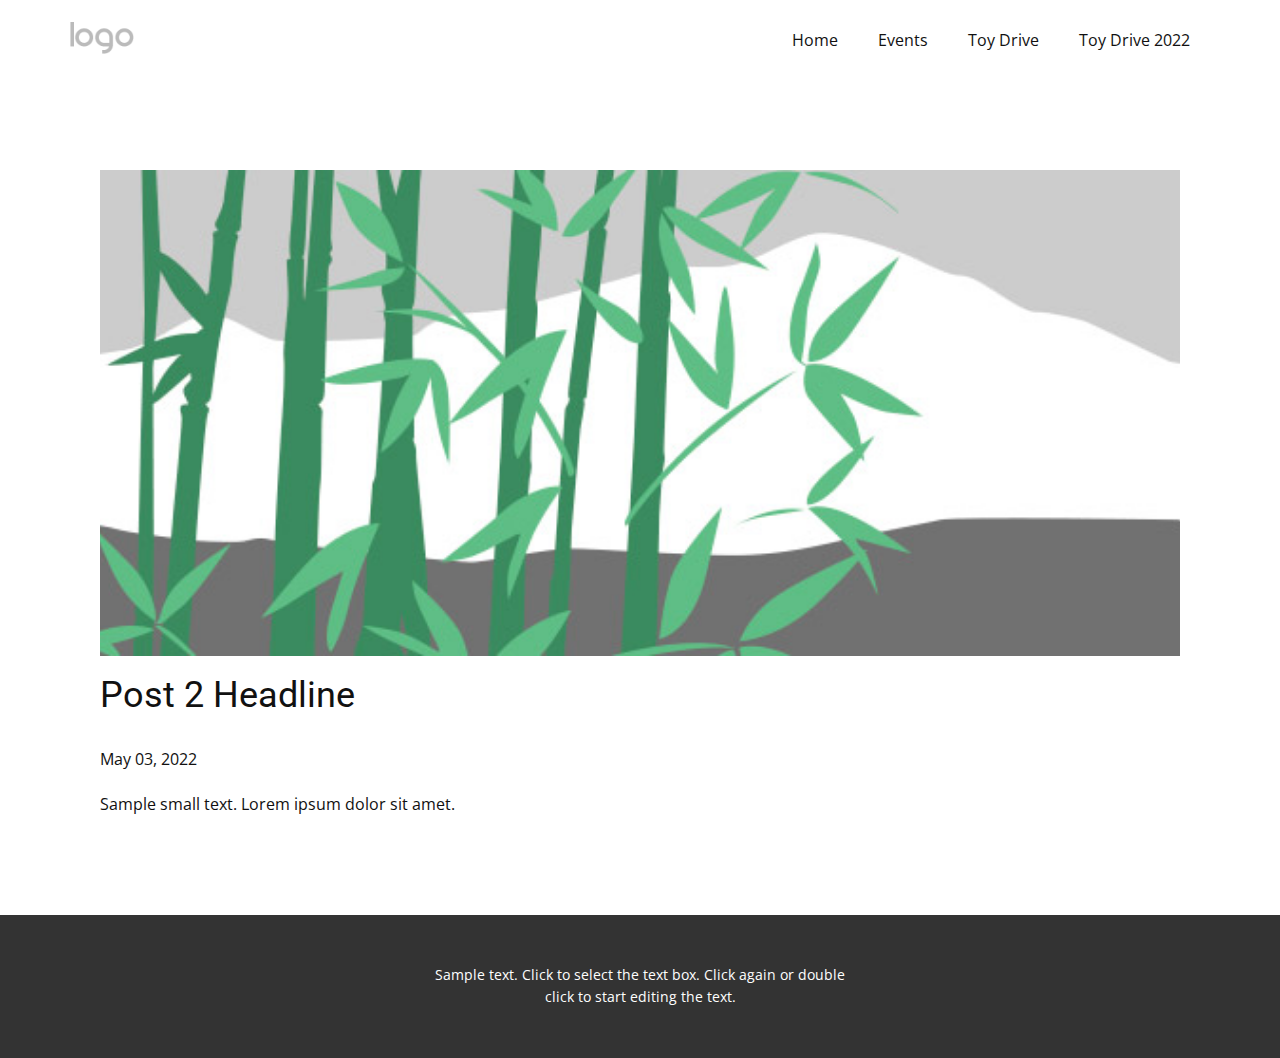
<file: blog/post-1.html>
<!DOCTYPE html>
<html style="font-size: 16px;" lang="en"><head>
    <meta name="viewport" content="width=device-width, initial-scale=1.0">
    <meta charset="utf-8">
    <meta name="keywords" content="Post 1 Headline">
    <meta name="description" content="">
    <title>Post 2 Headline</title>
    <link rel="stylesheet" href="../nicepage.css" media="screen">
<link rel="stylesheet" href="../Post-Template.css" media="screen">
    <script class="u-script" type="text/javascript" src="../jquery.js" defer=""></script>
    <script class="u-script" type="text/javascript" src="../nicepage.js" defer=""></script>
    <meta name="generator" content="Nicepage 5.2.0, nicepage.com">
    <link id="u-theme-google-font" rel="stylesheet" href="https://fonts.googleapis.com/css?family=Roboto:100,100i,300,300i,400,400i,500,500i,700,700i,900,900i|Open+Sans:300,300i,400,400i,500,500i,600,600i,700,700i,800,800i">
    
    
    <script type="application/ld+json">{
		"@context": "http://schema.org",
		"@type": "Organization",
		"name": "1901 Project QR-1",
		"logo": "images/default-logo.png"
}</script>
    <meta name="theme-color" content="#478ac9">
  </head>
  <body class="u-body u-xl-mode" data-lang="en"><header class="u-clearfix u-header u-header" id="sec-e0b4"><div class="u-clearfix u-sheet u-valign-middle u-sheet-1">
        <a href="https://nicepage.com" class="u-image u-logo u-image-1">
          <img src="../images/default-logo.png" class="u-logo-image u-logo-image-1">
        </a>
        <nav class="u-menu u-menu-dropdown u-offcanvas u-menu-1">
          <div class="menu-collapse" style="font-size: 1rem; letter-spacing: 0px;">
            <a class="u-button-style u-custom-left-right-menu-spacing u-custom-padding-bottom u-custom-top-bottom-menu-spacing u-nav-link u-text-active-palette-1-base u-text-hover-palette-2-base" href="#">
              <svg class="u-svg-link" viewBox="0 0 24 24"><use xmlns:xlink="http://www.w3.org/1999/xlink" xlink:href="#menu-hamburger"></use></svg>
              <svg class="u-svg-content" version="1.1" id="menu-hamburger" viewBox="0 0 16 16" x="0px" y="0px" xmlns:xlink="http://www.w3.org/1999/xlink" xmlns="http://www.w3.org/2000/svg"><g><rect y="1" width="16" height="2"></rect><rect y="7" width="16" height="2"></rect><rect y="13" width="16" height="2"></rect>
</g></svg>
            </a>
          </div>
          <div class="u-nav-container">
            <ul class="u-nav u-unstyled u-nav-1"><li class="u-nav-item"><a class="u-button-style u-nav-link u-text-active-palette-1-base u-text-hover-palette-2-base" href="../Home.html" style="padding: 10px 20px;">Home</a>
</li><li class="u-nav-item"><a class="u-button-style u-nav-link u-text-active-palette-1-base u-text-hover-palette-2-base" href="../Events.html" style="padding: 10px 20px;">Events</a>
</li><li class="u-nav-item"><a class="u-button-style u-nav-link u-text-active-palette-1-base u-text-hover-palette-2-base" href="../Toy-Drive.html" style="padding: 10px 20px;">Toy Drive</a>
</li><li class="u-nav-item"><a class="u-button-style u-nav-link u-text-active-palette-1-base u-text-hover-palette-2-base" href="../Toy-Drive-2022.html" style="padding: 10px 20px;">Toy Drive 2022</a>
</li></ul>
          </div>
          <div class="u-nav-container-collapse">
            <div class="u-black u-container-style u-inner-container-layout u-opacity u-opacity-95 u-sidenav">
              <div class="u-inner-container-layout u-sidenav-overflow">
                <div class="u-menu-close"></div>
                <ul class="u-align-center u-nav u-popupmenu-items u-unstyled u-nav-2"><li class="u-nav-item"><a class="u-button-style u-nav-link" href="../Home.html">Home</a>
</li><li class="u-nav-item"><a class="u-button-style u-nav-link" href="../Events.html">Events</a>
</li><li class="u-nav-item"><a class="u-button-style u-nav-link" href="../Toy-Drive.html">Toy Drive</a>
</li><li class="u-nav-item"><a class="u-button-style u-nav-link" href="../Toy-Drive-2022.html">Toy Drive 2022</a>
</li></ul>
              </div>
            </div>
            <div class="u-black u-menu-overlay u-opacity u-opacity-70"></div>
          </div>
        </nav>
      </div></header>
    <section class="u-align-center u-clearfix u-section-1" id="sec-6049">
      <div class="u-clearfix u-sheet u-valign-middle-md u-valign-middle-sm u-valign-middle-xs u-sheet-1"><!--post_details--><!--post_details_options_json--><!--{"source":""}--><!--/post_details_options_json--><!--blog_post-->
        <div class="u-container-style u-expanded-width u-post-details u-post-details-1">
          <div class="u-container-layout u-valign-middle u-container-layout-1"><!--blog_post_image-->
            <img alt="" class="u-blog-control u-expanded-width u-image u-image-default u-image-1" src="../images/68f64b9d.jpeg"><!--/blog_post_image--><!--blog_post_header-->
            <h2 class="u-blog-control u-text u-text-1">Post 2 Headline</h2><!--/blog_post_header--><!--blog_post_metadata-->
            <div class="u-blog-control u-metadata u-metadata-1"><!--blog_post_metadata_date-->
              <span class="u-meta-date u-meta-icon">May 03, 2022</span><!--/blog_post_metadata_date--><!--blog_post_metadata_category-->
              <!--/blog_post_metadata_category--><!--blog_post_metadata_comments-->
              <!--/blog_post_metadata_comments-->
            </div><!--/blog_post_metadata--><!--blog_post_content-->
            <div class="u-align-justify u-blog-control u-post-content u-text u-text-2 fr-view">
  Sample small text. Lorem ipsum dolor sit amet.
  </div><!--/blog_post_content-->
          </div>
        </div><!--/blog_post--><!--/post_details-->
      </div>
    </section>
    
    
    <footer class="u-align-center u-clearfix u-footer u-grey-80 u-footer" id="sec-cf62"><div class="u-clearfix u-sheet u-sheet-1">
        <p class="u-small-text u-text u-text-variant u-text-1">Sample text. Click to select the text box. Click again or double click to start editing the text.</p>
      </div></footer>
  
</body></html>
</file>
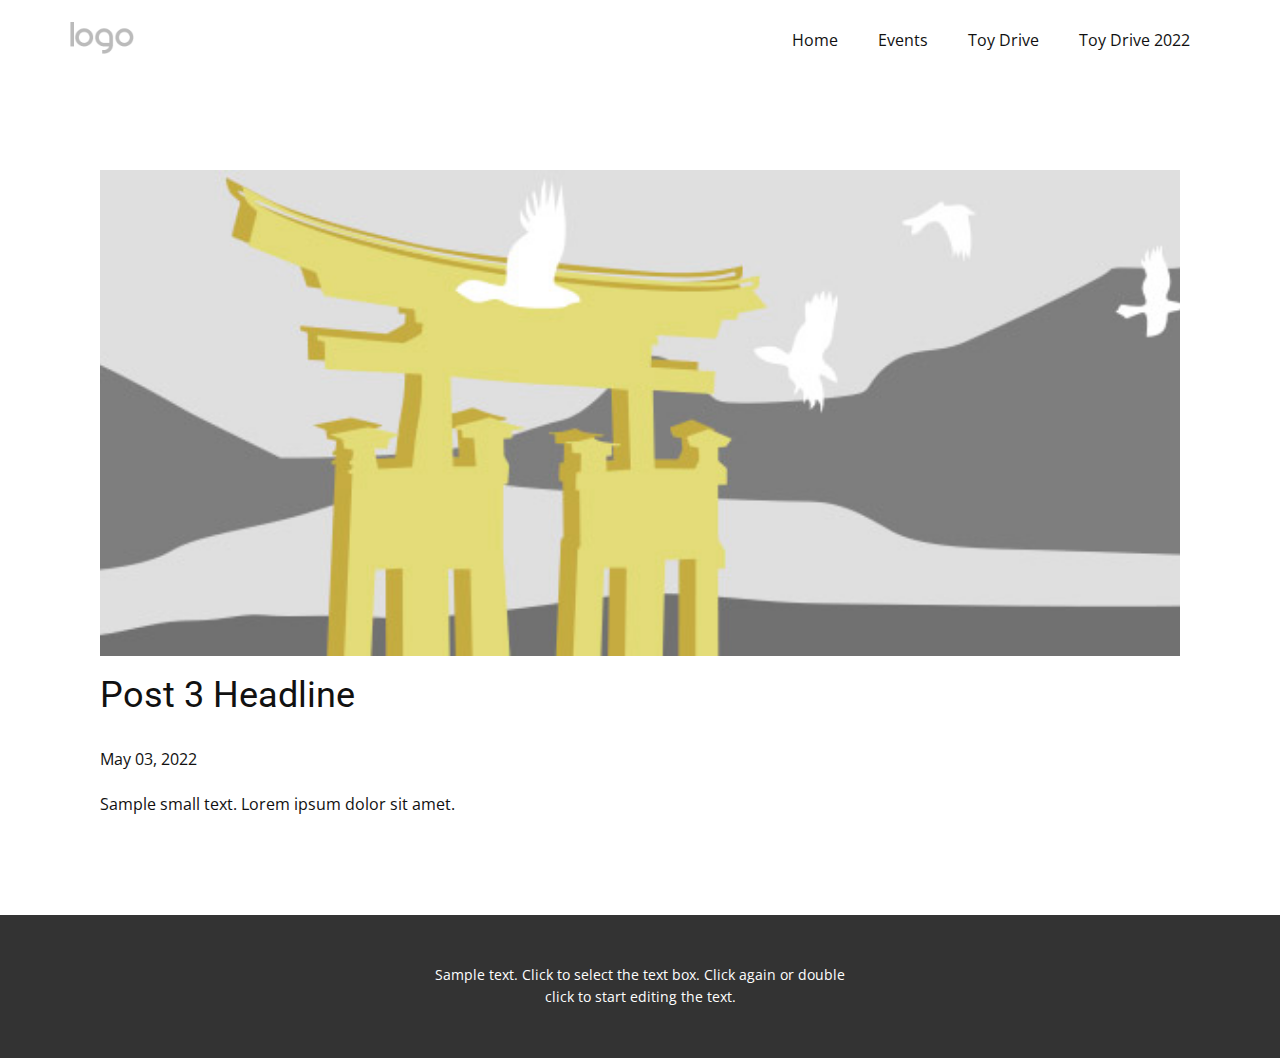
<file: blog/post-2.html>
<!DOCTYPE html>
<html style="font-size: 16px;" lang="en"><head>
    <meta name="viewport" content="width=device-width, initial-scale=1.0">
    <meta charset="utf-8">
    <meta name="keywords" content="Post 1 Headline">
    <meta name="description" content="">
    <title>Post 3 Headline</title>
    <link rel="stylesheet" href="../nicepage.css" media="screen">
<link rel="stylesheet" href="../Post-Template.css" media="screen">
    <script class="u-script" type="text/javascript" src="../jquery.js" defer=""></script>
    <script class="u-script" type="text/javascript" src="../nicepage.js" defer=""></script>
    <meta name="generator" content="Nicepage 5.2.0, nicepage.com">
    <link id="u-theme-google-font" rel="stylesheet" href="https://fonts.googleapis.com/css?family=Roboto:100,100i,300,300i,400,400i,500,500i,700,700i,900,900i|Open+Sans:300,300i,400,400i,500,500i,600,600i,700,700i,800,800i">
    
    
    <script type="application/ld+json">{
		"@context": "http://schema.org",
		"@type": "Organization",
		"name": "1901 Project QR-1",
		"logo": "images/default-logo.png"
}</script>
    <meta name="theme-color" content="#478ac9">
  </head>
  <body class="u-body u-xl-mode" data-lang="en"><header class="u-clearfix u-header u-header" id="sec-e0b4"><div class="u-clearfix u-sheet u-valign-middle u-sheet-1">
        <a href="https://nicepage.com" class="u-image u-logo u-image-1">
          <img src="../images/default-logo.png" class="u-logo-image u-logo-image-1">
        </a>
        <nav class="u-menu u-menu-dropdown u-offcanvas u-menu-1">
          <div class="menu-collapse" style="font-size: 1rem; letter-spacing: 0px;">
            <a class="u-button-style u-custom-left-right-menu-spacing u-custom-padding-bottom u-custom-top-bottom-menu-spacing u-nav-link u-text-active-palette-1-base u-text-hover-palette-2-base" href="#">
              <svg class="u-svg-link" viewBox="0 0 24 24"><use xmlns:xlink="http://www.w3.org/1999/xlink" xlink:href="#menu-hamburger"></use></svg>
              <svg class="u-svg-content" version="1.1" id="menu-hamburger" viewBox="0 0 16 16" x="0px" y="0px" xmlns:xlink="http://www.w3.org/1999/xlink" xmlns="http://www.w3.org/2000/svg"><g><rect y="1" width="16" height="2"></rect><rect y="7" width="16" height="2"></rect><rect y="13" width="16" height="2"></rect>
</g></svg>
            </a>
          </div>
          <div class="u-nav-container">
            <ul class="u-nav u-unstyled u-nav-1"><li class="u-nav-item"><a class="u-button-style u-nav-link u-text-active-palette-1-base u-text-hover-palette-2-base" href="../Home.html" style="padding: 10px 20px;">Home</a>
</li><li class="u-nav-item"><a class="u-button-style u-nav-link u-text-active-palette-1-base u-text-hover-palette-2-base" href="../Events.html" style="padding: 10px 20px;">Events</a>
</li><li class="u-nav-item"><a class="u-button-style u-nav-link u-text-active-palette-1-base u-text-hover-palette-2-base" href="../Toy-Drive.html" style="padding: 10px 20px;">Toy Drive</a>
</li><li class="u-nav-item"><a class="u-button-style u-nav-link u-text-active-palette-1-base u-text-hover-palette-2-base" href="../Toy-Drive-2022.html" style="padding: 10px 20px;">Toy Drive 2022</a>
</li></ul>
          </div>
          <div class="u-nav-container-collapse">
            <div class="u-black u-container-style u-inner-container-layout u-opacity u-opacity-95 u-sidenav">
              <div class="u-inner-container-layout u-sidenav-overflow">
                <div class="u-menu-close"></div>
                <ul class="u-align-center u-nav u-popupmenu-items u-unstyled u-nav-2"><li class="u-nav-item"><a class="u-button-style u-nav-link" href="../Home.html">Home</a>
</li><li class="u-nav-item"><a class="u-button-style u-nav-link" href="../Events.html">Events</a>
</li><li class="u-nav-item"><a class="u-button-style u-nav-link" href="../Toy-Drive.html">Toy Drive</a>
</li><li class="u-nav-item"><a class="u-button-style u-nav-link" href="../Toy-Drive-2022.html">Toy Drive 2022</a>
</li></ul>
              </div>
            </div>
            <div class="u-black u-menu-overlay u-opacity u-opacity-70"></div>
          </div>
        </nav>
      </div></header>
    <section class="u-align-center u-clearfix u-section-1" id="sec-6049">
      <div class="u-clearfix u-sheet u-valign-middle-md u-valign-middle-sm u-valign-middle-xs u-sheet-1"><!--post_details--><!--post_details_options_json--><!--{"source":""}--><!--/post_details_options_json--><!--blog_post-->
        <div class="u-container-style u-expanded-width u-post-details u-post-details-1">
          <div class="u-container-layout u-valign-middle u-container-layout-1"><!--blog_post_image-->
            <img alt="" class="u-blog-control u-expanded-width u-image u-image-default u-image-1" src="../images/8ad73f3c.jpeg"><!--/blog_post_image--><!--blog_post_header-->
            <h2 class="u-blog-control u-text u-text-1">Post 3 Headline</h2><!--/blog_post_header--><!--blog_post_metadata-->
            <div class="u-blog-control u-metadata u-metadata-1"><!--blog_post_metadata_date-->
              <span class="u-meta-date u-meta-icon">May 03, 2022</span><!--/blog_post_metadata_date--><!--blog_post_metadata_category-->
              <!--/blog_post_metadata_category--><!--blog_post_metadata_comments-->
              <!--/blog_post_metadata_comments-->
            </div><!--/blog_post_metadata--><!--blog_post_content-->
            <div class="u-align-justify u-blog-control u-post-content u-text u-text-2 fr-view">
  Sample small text. Lorem ipsum dolor sit amet.
  </div><!--/blog_post_content-->
          </div>
        </div><!--/blog_post--><!--/post_details-->
      </div>
    </section>
    
    
    <footer class="u-align-center u-clearfix u-footer u-grey-80 u-footer" id="sec-cf62"><div class="u-clearfix u-sheet u-sheet-1">
        <p class="u-small-text u-text u-text-variant u-text-1">Sample text. Click to select the text box. Click again or double click to start editing the text.</p>
      </div></footer>
  
</body></html>
</file>
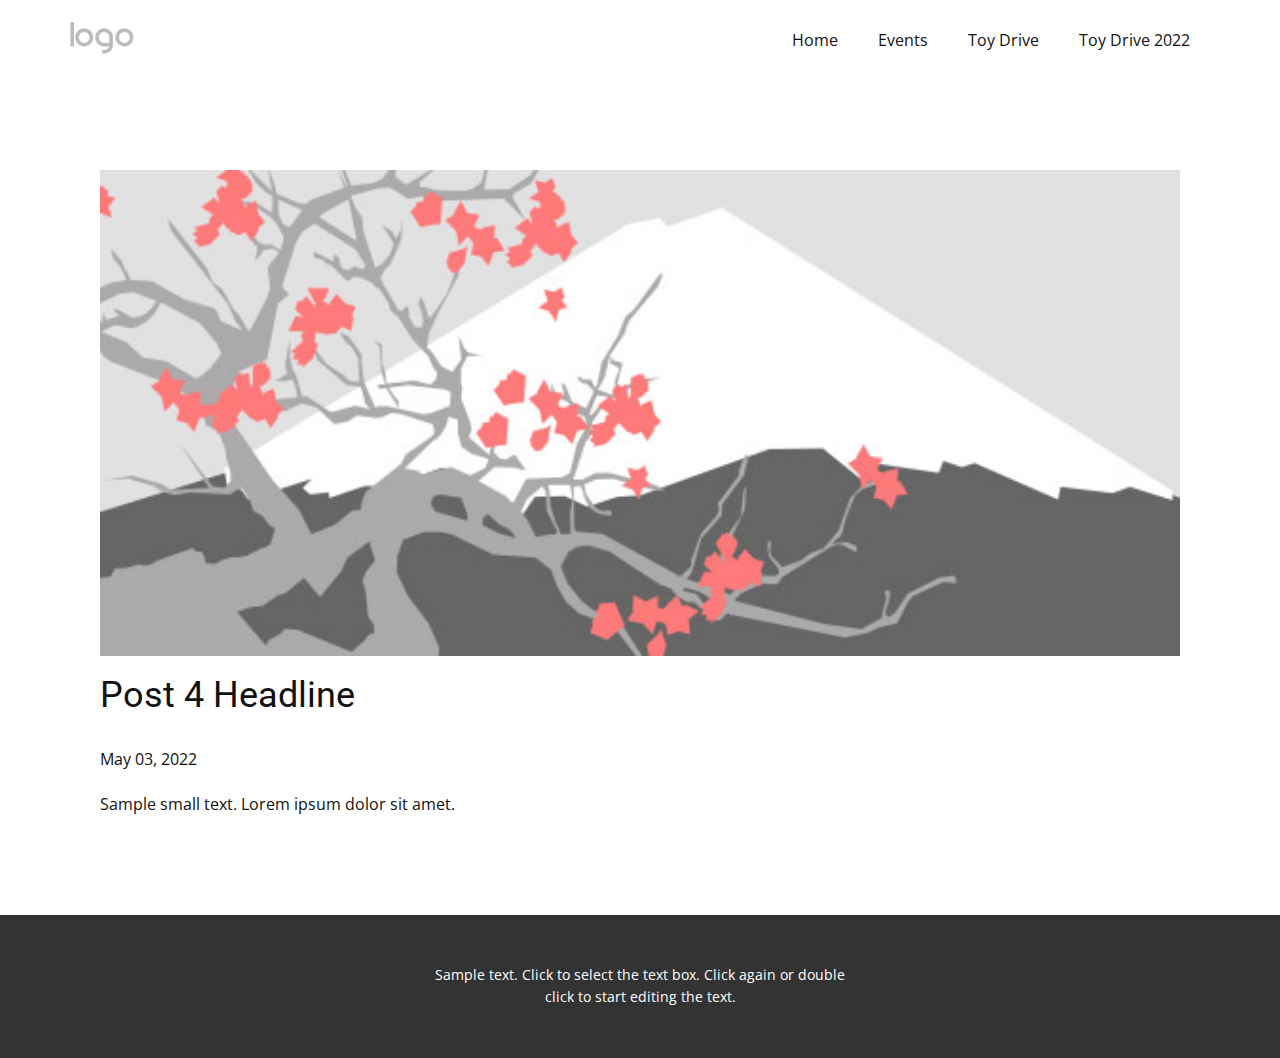
<file: blog/post-3.html>
<!DOCTYPE html>
<html style="font-size: 16px;" lang="en"><head>
    <meta name="viewport" content="width=device-width, initial-scale=1.0">
    <meta charset="utf-8">
    <meta name="keywords" content="Post 1 Headline">
    <meta name="description" content="">
    <title>Post 4 Headline</title>
    <link rel="stylesheet" href="../nicepage.css" media="screen">
<link rel="stylesheet" href="../Post-Template.css" media="screen">
    <script class="u-script" type="text/javascript" src="../jquery.js" defer=""></script>
    <script class="u-script" type="text/javascript" src="../nicepage.js" defer=""></script>
    <meta name="generator" content="Nicepage 5.2.0, nicepage.com">
    <link id="u-theme-google-font" rel="stylesheet" href="https://fonts.googleapis.com/css?family=Roboto:100,100i,300,300i,400,400i,500,500i,700,700i,900,900i|Open+Sans:300,300i,400,400i,500,500i,600,600i,700,700i,800,800i">
    
    
    <script type="application/ld+json">{
		"@context": "http://schema.org",
		"@type": "Organization",
		"name": "1901 Project QR-1",
		"logo": "images/default-logo.png"
}</script>
    <meta name="theme-color" content="#478ac9">
  </head>
  <body class="u-body u-xl-mode" data-lang="en"><header class="u-clearfix u-header u-header" id="sec-e0b4"><div class="u-clearfix u-sheet u-valign-middle u-sheet-1">
        <a href="https://nicepage.com" class="u-image u-logo u-image-1">
          <img src="../images/default-logo.png" class="u-logo-image u-logo-image-1">
        </a>
        <nav class="u-menu u-menu-dropdown u-offcanvas u-menu-1">
          <div class="menu-collapse" style="font-size: 1rem; letter-spacing: 0px;">
            <a class="u-button-style u-custom-left-right-menu-spacing u-custom-padding-bottom u-custom-top-bottom-menu-spacing u-nav-link u-text-active-palette-1-base u-text-hover-palette-2-base" href="#">
              <svg class="u-svg-link" viewBox="0 0 24 24"><use xmlns:xlink="http://www.w3.org/1999/xlink" xlink:href="#menu-hamburger"></use></svg>
              <svg class="u-svg-content" version="1.1" id="menu-hamburger" viewBox="0 0 16 16" x="0px" y="0px" xmlns:xlink="http://www.w3.org/1999/xlink" xmlns="http://www.w3.org/2000/svg"><g><rect y="1" width="16" height="2"></rect><rect y="7" width="16" height="2"></rect><rect y="13" width="16" height="2"></rect>
</g></svg>
            </a>
          </div>
          <div class="u-nav-container">
            <ul class="u-nav u-unstyled u-nav-1"><li class="u-nav-item"><a class="u-button-style u-nav-link u-text-active-palette-1-base u-text-hover-palette-2-base" href="../Home.html" style="padding: 10px 20px;">Home</a>
</li><li class="u-nav-item"><a class="u-button-style u-nav-link u-text-active-palette-1-base u-text-hover-palette-2-base" href="../Events.html" style="padding: 10px 20px;">Events</a>
</li><li class="u-nav-item"><a class="u-button-style u-nav-link u-text-active-palette-1-base u-text-hover-palette-2-base" href="../Toy-Drive.html" style="padding: 10px 20px;">Toy Drive</a>
</li><li class="u-nav-item"><a class="u-button-style u-nav-link u-text-active-palette-1-base u-text-hover-palette-2-base" href="../Toy-Drive-2022.html" style="padding: 10px 20px;">Toy Drive 2022</a>
</li></ul>
          </div>
          <div class="u-nav-container-collapse">
            <div class="u-black u-container-style u-inner-container-layout u-opacity u-opacity-95 u-sidenav">
              <div class="u-inner-container-layout u-sidenav-overflow">
                <div class="u-menu-close"></div>
                <ul class="u-align-center u-nav u-popupmenu-items u-unstyled u-nav-2"><li class="u-nav-item"><a class="u-button-style u-nav-link" href="../Home.html">Home</a>
</li><li class="u-nav-item"><a class="u-button-style u-nav-link" href="../Events.html">Events</a>
</li><li class="u-nav-item"><a class="u-button-style u-nav-link" href="../Toy-Drive.html">Toy Drive</a>
</li><li class="u-nav-item"><a class="u-button-style u-nav-link" href="../Toy-Drive-2022.html">Toy Drive 2022</a>
</li></ul>
              </div>
            </div>
            <div class="u-black u-menu-overlay u-opacity u-opacity-70"></div>
          </div>
        </nav>
      </div></header>
    <section class="u-align-center u-clearfix u-section-1" id="sec-6049">
      <div class="u-clearfix u-sheet u-valign-middle-md u-valign-middle-sm u-valign-middle-xs u-sheet-1"><!--post_details--><!--post_details_options_json--><!--{"source":""}--><!--/post_details_options_json--><!--blog_post-->
        <div class="u-container-style u-expanded-width u-post-details u-post-details-1">
          <div class="u-container-layout u-valign-middle u-container-layout-1"><!--blog_post_image-->
            <img alt="" class="u-blog-control u-expanded-width u-image u-image-default u-image-1" src="../images/0fd3416c.jpeg"><!--/blog_post_image--><!--blog_post_header-->
            <h2 class="u-blog-control u-text u-text-1">Post 4 Headline</h2><!--/blog_post_header--><!--blog_post_metadata-->
            <div class="u-blog-control u-metadata u-metadata-1"><!--blog_post_metadata_date-->
              <span class="u-meta-date u-meta-icon">May 03, 2022</span><!--/blog_post_metadata_date--><!--blog_post_metadata_category-->
              <!--/blog_post_metadata_category--><!--blog_post_metadata_comments-->
              <!--/blog_post_metadata_comments-->
            </div><!--/blog_post_metadata--><!--blog_post_content-->
            <div class="u-align-justify u-blog-control u-post-content u-text u-text-2 fr-view">
  Sample small text. Lorem ipsum dolor sit amet.
  </div><!--/blog_post_content-->
          </div>
        </div><!--/blog_post--><!--/post_details-->
      </div>
    </section>
    
    
    <footer class="u-align-center u-clearfix u-footer u-grey-80 u-footer" id="sec-cf62"><div class="u-clearfix u-sheet u-sheet-1">
        <p class="u-small-text u-text u-text-variant u-text-1">Sample text. Click to select the text box. Click again or double click to start editing the text.</p>
      </div></footer>
  
</body></html>
</file>
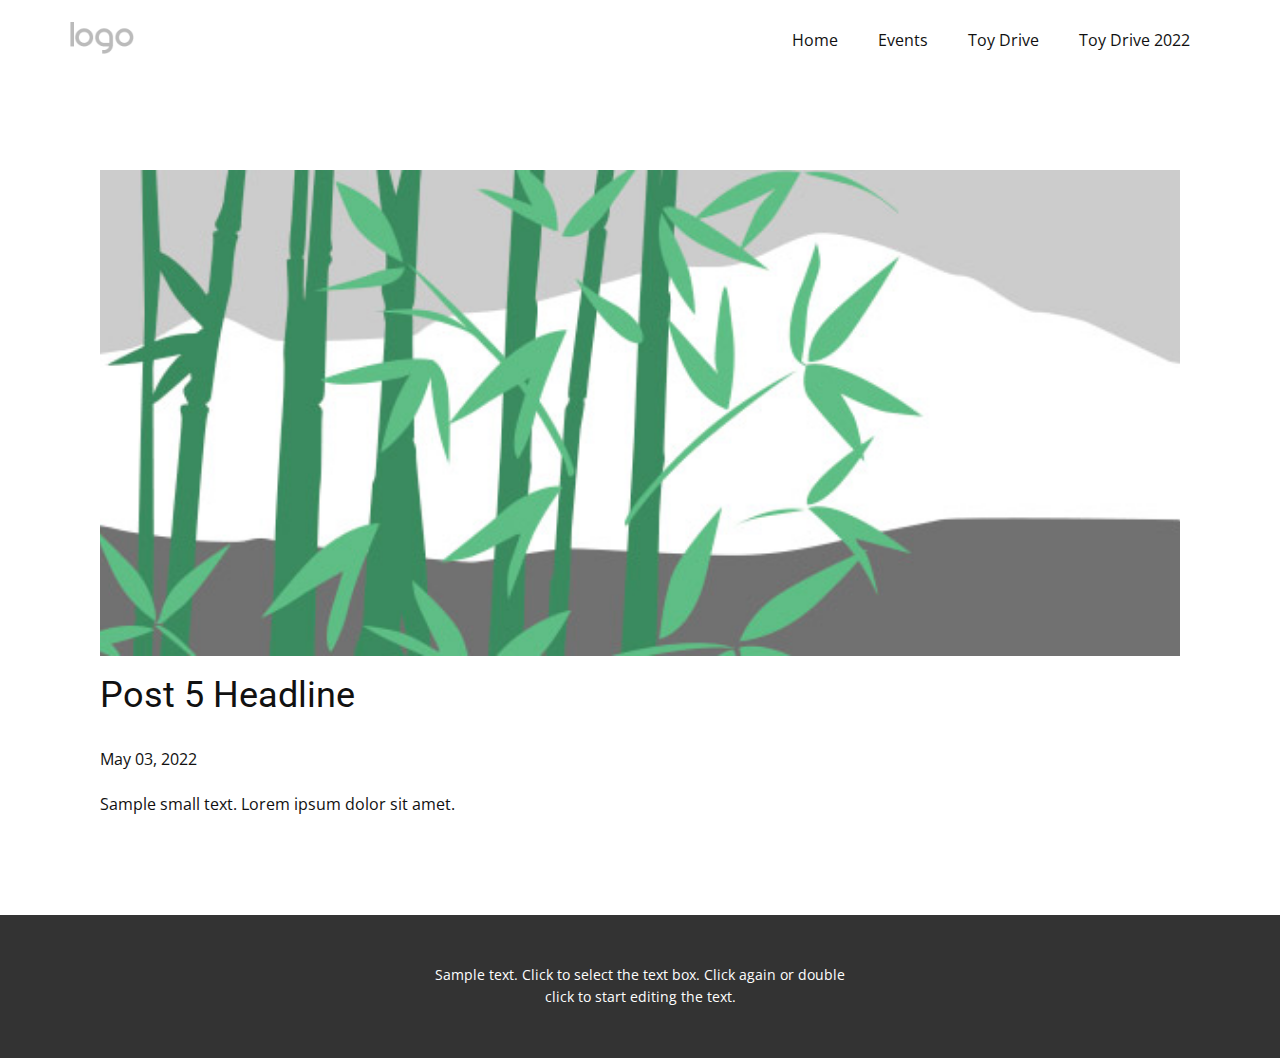
<file: blog/post-4.html>
<!DOCTYPE html>
<html style="font-size: 16px;" lang="en"><head>
    <meta name="viewport" content="width=device-width, initial-scale=1.0">
    <meta charset="utf-8">
    <meta name="keywords" content="Post 1 Headline">
    <meta name="description" content="">
    <title>Post 5 Headline</title>
    <link rel="stylesheet" href="../nicepage.css" media="screen">
<link rel="stylesheet" href="../Post-Template.css" media="screen">
    <script class="u-script" type="text/javascript" src="../jquery.js" defer=""></script>
    <script class="u-script" type="text/javascript" src="../nicepage.js" defer=""></script>
    <meta name="generator" content="Nicepage 5.2.0, nicepage.com">
    <link id="u-theme-google-font" rel="stylesheet" href="https://fonts.googleapis.com/css?family=Roboto:100,100i,300,300i,400,400i,500,500i,700,700i,900,900i|Open+Sans:300,300i,400,400i,500,500i,600,600i,700,700i,800,800i">
    
    
    <script type="application/ld+json">{
		"@context": "http://schema.org",
		"@type": "Organization",
		"name": "1901 Project QR-1",
		"logo": "images/default-logo.png"
}</script>
    <meta name="theme-color" content="#478ac9">
  </head>
  <body class="u-body u-xl-mode" data-lang="en"><header class="u-clearfix u-header u-header" id="sec-e0b4"><div class="u-clearfix u-sheet u-valign-middle u-sheet-1">
        <a href="https://nicepage.com" class="u-image u-logo u-image-1">
          <img src="../images/default-logo.png" class="u-logo-image u-logo-image-1">
        </a>
        <nav class="u-menu u-menu-dropdown u-offcanvas u-menu-1">
          <div class="menu-collapse" style="font-size: 1rem; letter-spacing: 0px;">
            <a class="u-button-style u-custom-left-right-menu-spacing u-custom-padding-bottom u-custom-top-bottom-menu-spacing u-nav-link u-text-active-palette-1-base u-text-hover-palette-2-base" href="#">
              <svg class="u-svg-link" viewBox="0 0 24 24"><use xmlns:xlink="http://www.w3.org/1999/xlink" xlink:href="#menu-hamburger"></use></svg>
              <svg class="u-svg-content" version="1.1" id="menu-hamburger" viewBox="0 0 16 16" x="0px" y="0px" xmlns:xlink="http://www.w3.org/1999/xlink" xmlns="http://www.w3.org/2000/svg"><g><rect y="1" width="16" height="2"></rect><rect y="7" width="16" height="2"></rect><rect y="13" width="16" height="2"></rect>
</g></svg>
            </a>
          </div>
          <div class="u-nav-container">
            <ul class="u-nav u-unstyled u-nav-1"><li class="u-nav-item"><a class="u-button-style u-nav-link u-text-active-palette-1-base u-text-hover-palette-2-base" href="../Home.html" style="padding: 10px 20px;">Home</a>
</li><li class="u-nav-item"><a class="u-button-style u-nav-link u-text-active-palette-1-base u-text-hover-palette-2-base" href="../Events.html" style="padding: 10px 20px;">Events</a>
</li><li class="u-nav-item"><a class="u-button-style u-nav-link u-text-active-palette-1-base u-text-hover-palette-2-base" href="../Toy-Drive.html" style="padding: 10px 20px;">Toy Drive</a>
</li><li class="u-nav-item"><a class="u-button-style u-nav-link u-text-active-palette-1-base u-text-hover-palette-2-base" href="../Toy-Drive-2022.html" style="padding: 10px 20px;">Toy Drive 2022</a>
</li></ul>
          </div>
          <div class="u-nav-container-collapse">
            <div class="u-black u-container-style u-inner-container-layout u-opacity u-opacity-95 u-sidenav">
              <div class="u-inner-container-layout u-sidenav-overflow">
                <div class="u-menu-close"></div>
                <ul class="u-align-center u-nav u-popupmenu-items u-unstyled u-nav-2"><li class="u-nav-item"><a class="u-button-style u-nav-link" href="../Home.html">Home</a>
</li><li class="u-nav-item"><a class="u-button-style u-nav-link" href="../Events.html">Events</a>
</li><li class="u-nav-item"><a class="u-button-style u-nav-link" href="../Toy-Drive.html">Toy Drive</a>
</li><li class="u-nav-item"><a class="u-button-style u-nav-link" href="../Toy-Drive-2022.html">Toy Drive 2022</a>
</li></ul>
              </div>
            </div>
            <div class="u-black u-menu-overlay u-opacity u-opacity-70"></div>
          </div>
        </nav>
      </div></header>
    <section class="u-align-center u-clearfix u-section-1" id="sec-6049">
      <div class="u-clearfix u-sheet u-valign-middle-md u-valign-middle-sm u-valign-middle-xs u-sheet-1"><!--post_details--><!--post_details_options_json--><!--{"source":""}--><!--/post_details_options_json--><!--blog_post-->
        <div class="u-container-style u-expanded-width u-post-details u-post-details-1">
          <div class="u-container-layout u-valign-middle u-container-layout-1"><!--blog_post_image-->
            <img alt="" class="u-blog-control u-expanded-width u-image u-image-default u-image-1" src="../images/68f64b9d.jpeg"><!--/blog_post_image--><!--blog_post_header-->
            <h2 class="u-blog-control u-text u-text-1">Post 5 Headline</h2><!--/blog_post_header--><!--blog_post_metadata-->
            <div class="u-blog-control u-metadata u-metadata-1"><!--blog_post_metadata_date-->
              <span class="u-meta-date u-meta-icon">May 03, 2022</span><!--/blog_post_metadata_date--><!--blog_post_metadata_category-->
              <!--/blog_post_metadata_category--><!--blog_post_metadata_comments-->
              <!--/blog_post_metadata_comments-->
            </div><!--/blog_post_metadata--><!--blog_post_content-->
            <div class="u-align-justify u-blog-control u-post-content u-text u-text-2 fr-view">
  Sample small text. Lorem ipsum dolor sit amet.
  </div><!--/blog_post_content-->
          </div>
        </div><!--/blog_post--><!--/post_details-->
      </div>
    </section>
    
    
    <footer class="u-align-center u-clearfix u-footer u-grey-80 u-footer" id="sec-cf62"><div class="u-clearfix u-sheet u-sheet-1">
        <p class="u-small-text u-text u-text-variant u-text-1">Sample text. Click to select the text box. Click again or double click to start editing the text.</p>
      </div></footer>
  
</body></html>
</file>
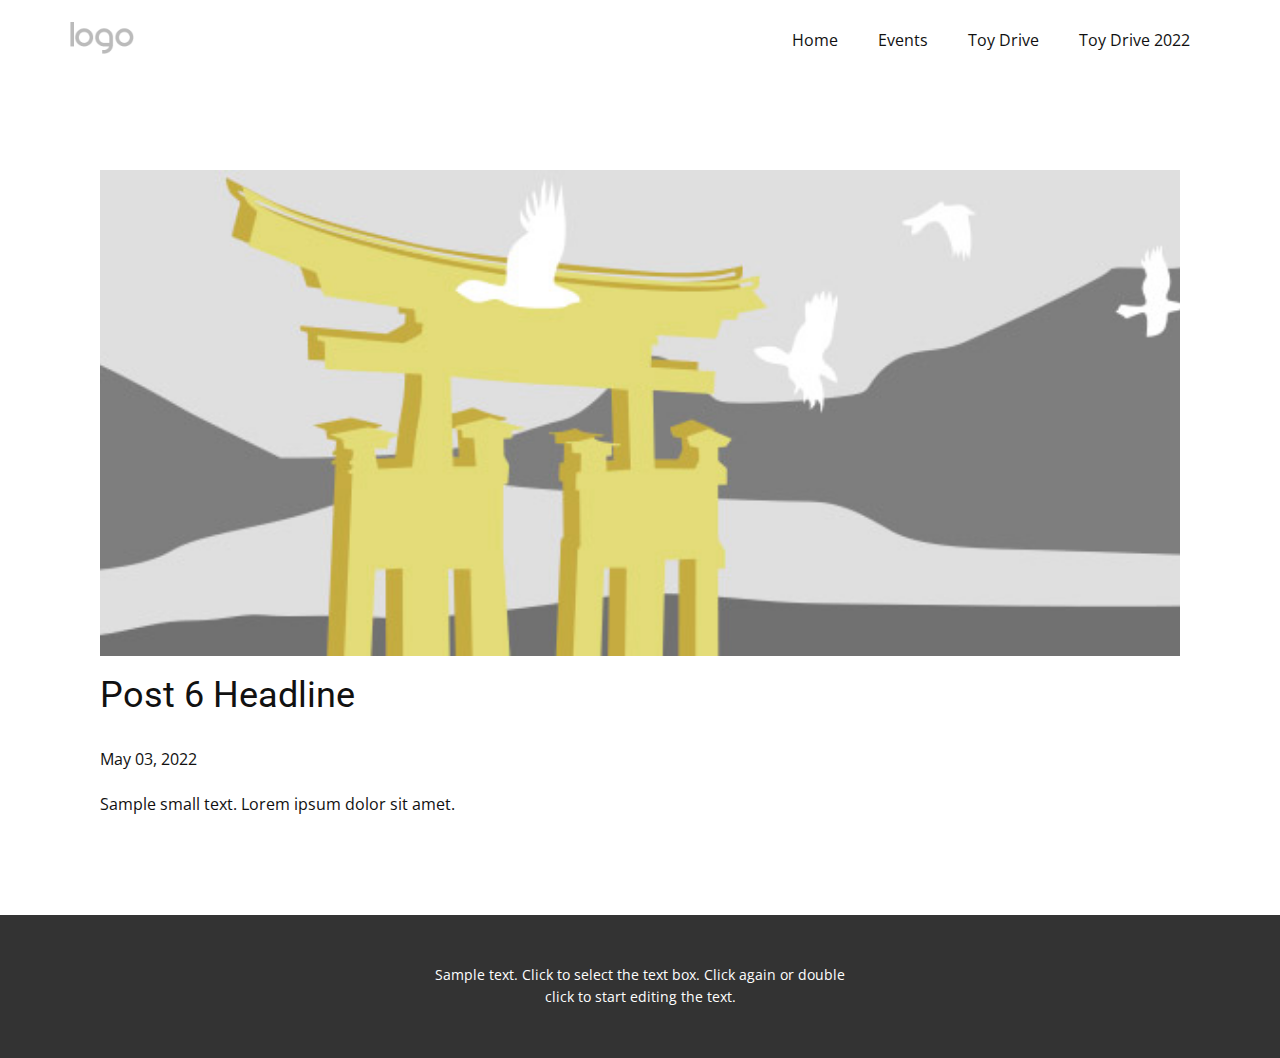
<file: blog/post-5.html>
<!DOCTYPE html>
<html style="font-size: 16px;" lang="en"><head>
    <meta name="viewport" content="width=device-width, initial-scale=1.0">
    <meta charset="utf-8">
    <meta name="keywords" content="Post 1 Headline">
    <meta name="description" content="">
    <title>Post 6 Headline</title>
    <link rel="stylesheet" href="../nicepage.css" media="screen">
<link rel="stylesheet" href="../Post-Template.css" media="screen">
    <script class="u-script" type="text/javascript" src="../jquery.js" defer=""></script>
    <script class="u-script" type="text/javascript" src="../nicepage.js" defer=""></script>
    <meta name="generator" content="Nicepage 5.2.0, nicepage.com">
    <link id="u-theme-google-font" rel="stylesheet" href="https://fonts.googleapis.com/css?family=Roboto:100,100i,300,300i,400,400i,500,500i,700,700i,900,900i|Open+Sans:300,300i,400,400i,500,500i,600,600i,700,700i,800,800i">
    
    
    <script type="application/ld+json">{
		"@context": "http://schema.org",
		"@type": "Organization",
		"name": "1901 Project QR-1",
		"logo": "images/default-logo.png"
}</script>
    <meta name="theme-color" content="#478ac9">
  </head>
  <body class="u-body u-xl-mode" data-lang="en"><header class="u-clearfix u-header u-header" id="sec-e0b4"><div class="u-clearfix u-sheet u-valign-middle u-sheet-1">
        <a href="https://nicepage.com" class="u-image u-logo u-image-1">
          <img src="../images/default-logo.png" class="u-logo-image u-logo-image-1">
        </a>
        <nav class="u-menu u-menu-dropdown u-offcanvas u-menu-1">
          <div class="menu-collapse" style="font-size: 1rem; letter-spacing: 0px;">
            <a class="u-button-style u-custom-left-right-menu-spacing u-custom-padding-bottom u-custom-top-bottom-menu-spacing u-nav-link u-text-active-palette-1-base u-text-hover-palette-2-base" href="#">
              <svg class="u-svg-link" viewBox="0 0 24 24"><use xmlns:xlink="http://www.w3.org/1999/xlink" xlink:href="#menu-hamburger"></use></svg>
              <svg class="u-svg-content" version="1.1" id="menu-hamburger" viewBox="0 0 16 16" x="0px" y="0px" xmlns:xlink="http://www.w3.org/1999/xlink" xmlns="http://www.w3.org/2000/svg"><g><rect y="1" width="16" height="2"></rect><rect y="7" width="16" height="2"></rect><rect y="13" width="16" height="2"></rect>
</g></svg>
            </a>
          </div>
          <div class="u-nav-container">
            <ul class="u-nav u-unstyled u-nav-1"><li class="u-nav-item"><a class="u-button-style u-nav-link u-text-active-palette-1-base u-text-hover-palette-2-base" href="../Home.html" style="padding: 10px 20px;">Home</a>
</li><li class="u-nav-item"><a class="u-button-style u-nav-link u-text-active-palette-1-base u-text-hover-palette-2-base" href="../Events.html" style="padding: 10px 20px;">Events</a>
</li><li class="u-nav-item"><a class="u-button-style u-nav-link u-text-active-palette-1-base u-text-hover-palette-2-base" href="../Toy-Drive.html" style="padding: 10px 20px;">Toy Drive</a>
</li><li class="u-nav-item"><a class="u-button-style u-nav-link u-text-active-palette-1-base u-text-hover-palette-2-base" href="../Toy-Drive-2022.html" style="padding: 10px 20px;">Toy Drive 2022</a>
</li></ul>
          </div>
          <div class="u-nav-container-collapse">
            <div class="u-black u-container-style u-inner-container-layout u-opacity u-opacity-95 u-sidenav">
              <div class="u-inner-container-layout u-sidenav-overflow">
                <div class="u-menu-close"></div>
                <ul class="u-align-center u-nav u-popupmenu-items u-unstyled u-nav-2"><li class="u-nav-item"><a class="u-button-style u-nav-link" href="../Home.html">Home</a>
</li><li class="u-nav-item"><a class="u-button-style u-nav-link" href="../Events.html">Events</a>
</li><li class="u-nav-item"><a class="u-button-style u-nav-link" href="../Toy-Drive.html">Toy Drive</a>
</li><li class="u-nav-item"><a class="u-button-style u-nav-link" href="../Toy-Drive-2022.html">Toy Drive 2022</a>
</li></ul>
              </div>
            </div>
            <div class="u-black u-menu-overlay u-opacity u-opacity-70"></div>
          </div>
        </nav>
      </div></header>
    <section class="u-align-center u-clearfix u-section-1" id="sec-6049">
      <div class="u-clearfix u-sheet u-valign-middle-md u-valign-middle-sm u-valign-middle-xs u-sheet-1"><!--post_details--><!--post_details_options_json--><!--{"source":""}--><!--/post_details_options_json--><!--blog_post-->
        <div class="u-container-style u-expanded-width u-post-details u-post-details-1">
          <div class="u-container-layout u-valign-middle u-container-layout-1"><!--blog_post_image-->
            <img alt="" class="u-blog-control u-expanded-width u-image u-image-default u-image-1" src="../images/8ad73f3c.jpeg"><!--/blog_post_image--><!--blog_post_header-->
            <h2 class="u-blog-control u-text u-text-1">Post 6 Headline</h2><!--/blog_post_header--><!--blog_post_metadata-->
            <div class="u-blog-control u-metadata u-metadata-1"><!--blog_post_metadata_date-->
              <span class="u-meta-date u-meta-icon">May 03, 2022</span><!--/blog_post_metadata_date--><!--blog_post_metadata_category-->
              <!--/blog_post_metadata_category--><!--blog_post_metadata_comments-->
              <!--/blog_post_metadata_comments-->
            </div><!--/blog_post_metadata--><!--blog_post_content-->
            <div class="u-align-justify u-blog-control u-post-content u-text u-text-2 fr-view">
  Sample small text. Lorem ipsum dolor sit amet.
  </div><!--/blog_post_content-->
          </div>
        </div><!--/blog_post--><!--/post_details-->
      </div>
    </section>
    
    
    <footer class="u-align-center u-clearfix u-footer u-grey-80 u-footer" id="sec-cf62"><div class="u-clearfix u-sheet u-sheet-1">
        <p class="u-small-text u-text u-text-variant u-text-1">Sample text. Click to select the text box. Click again or double click to start editing the text.</p>
      </div></footer>
  
</body></html>
</file>
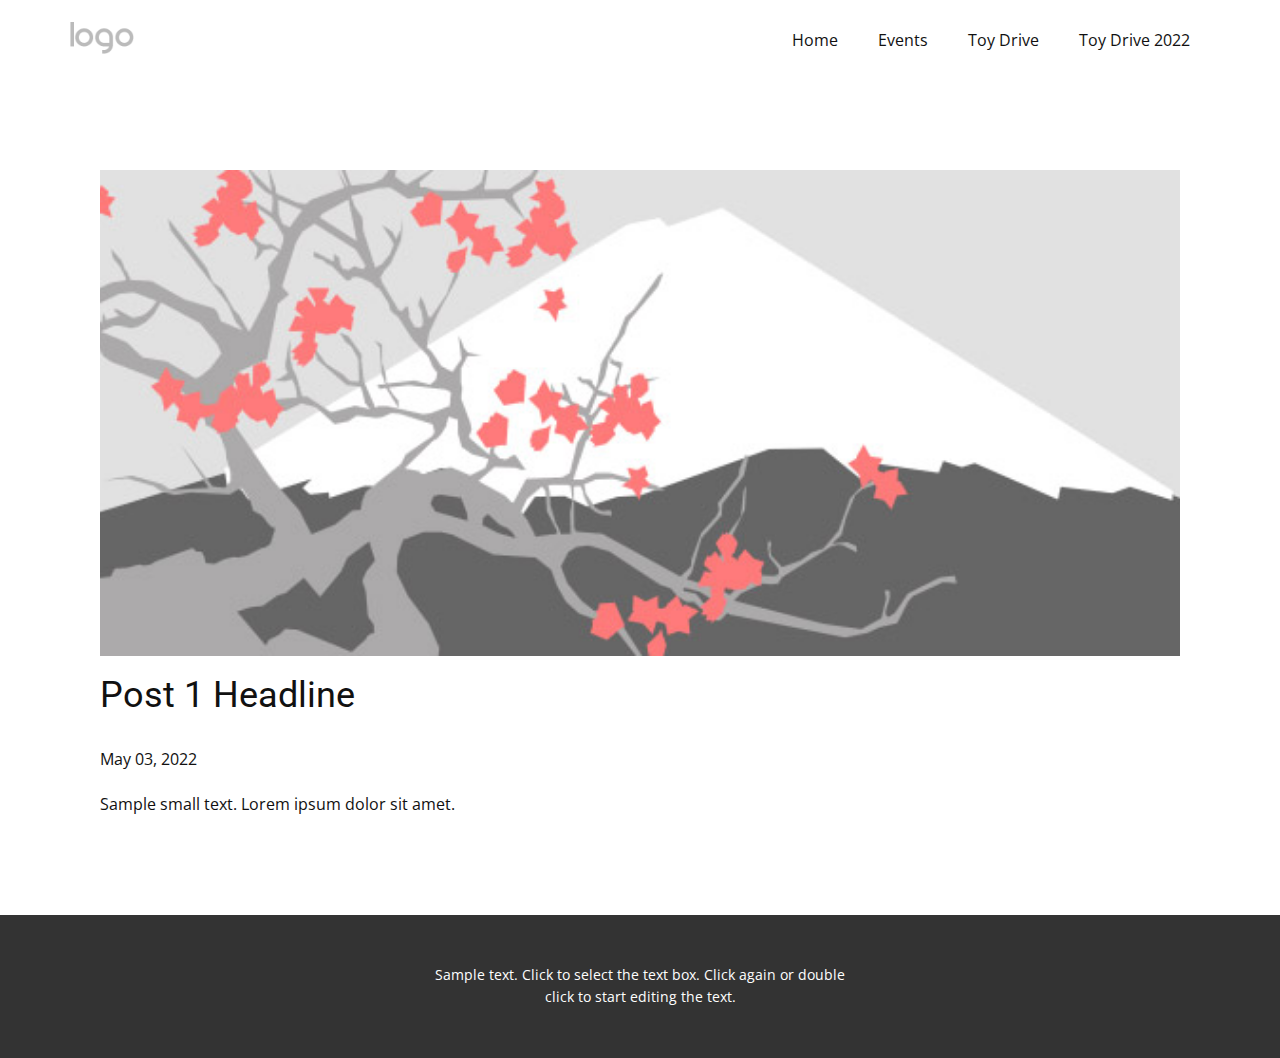
<file: blog/post.html>
<!DOCTYPE html>
<html style="font-size: 16px;" lang="en"><head>
    <meta name="viewport" content="width=device-width, initial-scale=1.0">
    <meta charset="utf-8">
    <meta name="keywords" content="Post 1 Headline">
    <meta name="description" content="">
    <title>Post 1 Headline</title>
    <link rel="stylesheet" href="../nicepage.css" media="screen">
<link rel="stylesheet" href="../Post-Template.css" media="screen">
    <script class="u-script" type="text/javascript" src="../jquery.js" defer=""></script>
    <script class="u-script" type="text/javascript" src="../nicepage.js" defer=""></script>
    <meta name="generator" content="Nicepage 5.2.0, nicepage.com">
    <link id="u-theme-google-font" rel="stylesheet" href="https://fonts.googleapis.com/css?family=Roboto:100,100i,300,300i,400,400i,500,500i,700,700i,900,900i|Open+Sans:300,300i,400,400i,500,500i,600,600i,700,700i,800,800i">
    
    
    <script type="application/ld+json">{
		"@context": "http://schema.org",
		"@type": "Organization",
		"name": "1901 Project QR-1",
		"logo": "images/default-logo.png"
}</script>
    <meta name="theme-color" content="#478ac9">
  </head>
  <body class="u-body u-xl-mode" data-lang="en"><header class="u-clearfix u-header u-header" id="sec-e0b4"><div class="u-clearfix u-sheet u-valign-middle u-sheet-1">
        <a href="https://nicepage.com" class="u-image u-logo u-image-1">
          <img src="../images/default-logo.png" class="u-logo-image u-logo-image-1">
        </a>
        <nav class="u-menu u-menu-dropdown u-offcanvas u-menu-1">
          <div class="menu-collapse" style="font-size: 1rem; letter-spacing: 0px;">
            <a class="u-button-style u-custom-left-right-menu-spacing u-custom-padding-bottom u-custom-top-bottom-menu-spacing u-nav-link u-text-active-palette-1-base u-text-hover-palette-2-base" href="#">
              <svg class="u-svg-link" viewBox="0 0 24 24"><use xmlns:xlink="http://www.w3.org/1999/xlink" xlink:href="#menu-hamburger"></use></svg>
              <svg class="u-svg-content" version="1.1" id="menu-hamburger" viewBox="0 0 16 16" x="0px" y="0px" xmlns:xlink="http://www.w3.org/1999/xlink" xmlns="http://www.w3.org/2000/svg"><g><rect y="1" width="16" height="2"></rect><rect y="7" width="16" height="2"></rect><rect y="13" width="16" height="2"></rect>
</g></svg>
            </a>
          </div>
          <div class="u-nav-container">
            <ul class="u-nav u-unstyled u-nav-1"><li class="u-nav-item"><a class="u-button-style u-nav-link u-text-active-palette-1-base u-text-hover-palette-2-base" href="../Home.html" style="padding: 10px 20px;">Home</a>
</li><li class="u-nav-item"><a class="u-button-style u-nav-link u-text-active-palette-1-base u-text-hover-palette-2-base" href="../Events.html" style="padding: 10px 20px;">Events</a>
</li><li class="u-nav-item"><a class="u-button-style u-nav-link u-text-active-palette-1-base u-text-hover-palette-2-base" href="../Toy-Drive.html" style="padding: 10px 20px;">Toy Drive</a>
</li><li class="u-nav-item"><a class="u-button-style u-nav-link u-text-active-palette-1-base u-text-hover-palette-2-base" href="../Toy-Drive-2022.html" style="padding: 10px 20px;">Toy Drive 2022</a>
</li></ul>
          </div>
          <div class="u-nav-container-collapse">
            <div class="u-black u-container-style u-inner-container-layout u-opacity u-opacity-95 u-sidenav">
              <div class="u-inner-container-layout u-sidenav-overflow">
                <div class="u-menu-close"></div>
                <ul class="u-align-center u-nav u-popupmenu-items u-unstyled u-nav-2"><li class="u-nav-item"><a class="u-button-style u-nav-link" href="../Home.html">Home</a>
</li><li class="u-nav-item"><a class="u-button-style u-nav-link" href="../Events.html">Events</a>
</li><li class="u-nav-item"><a class="u-button-style u-nav-link" href="../Toy-Drive.html">Toy Drive</a>
</li><li class="u-nav-item"><a class="u-button-style u-nav-link" href="../Toy-Drive-2022.html">Toy Drive 2022</a>
</li></ul>
              </div>
            </div>
            <div class="u-black u-menu-overlay u-opacity u-opacity-70"></div>
          </div>
        </nav>
      </div></header>
    <section class="u-align-center u-clearfix u-section-1" id="sec-6049">
      <div class="u-clearfix u-sheet u-valign-middle-md u-valign-middle-sm u-valign-middle-xs u-sheet-1"><!--post_details--><!--post_details_options_json--><!--{"source":""}--><!--/post_details_options_json--><!--blog_post-->
        <div class="u-container-style u-expanded-width u-post-details u-post-details-1">
          <div class="u-container-layout u-valign-middle u-container-layout-1"><!--blog_post_image-->
            <img alt="" class="u-blog-control u-expanded-width u-image u-image-default u-image-1" src="../images/0fd3416c.jpeg"><!--/blog_post_image--><!--blog_post_header-->
            <h2 class="u-blog-control u-text u-text-1">Post 1 Headline</h2><!--/blog_post_header--><!--blog_post_metadata-->
            <div class="u-blog-control u-metadata u-metadata-1"><!--blog_post_metadata_date-->
              <span class="u-meta-date u-meta-icon">May 03, 2022</span><!--/blog_post_metadata_date--><!--blog_post_metadata_category-->
              <!--/blog_post_metadata_category--><!--blog_post_metadata_comments-->
              <!--/blog_post_metadata_comments-->
            </div><!--/blog_post_metadata--><!--blog_post_content-->
            <div class="u-align-justify u-blog-control u-post-content u-text u-text-2 fr-view">
  Sample small text. Lorem ipsum dolor sit amet.
  </div><!--/blog_post_content-->
          </div>
        </div><!--/blog_post--><!--/post_details-->
      </div>
    </section>
    
    
    <footer class="u-align-center u-clearfix u-footer u-grey-80 u-footer" id="sec-cf62"><div class="u-clearfix u-sheet u-sheet-1">
        <p class="u-small-text u-text u-text-variant u-text-1">Sample text. Click to select the text box. Click again or double click to start editing the text.</p>
      </div></footer>
  
</body></html>
</file>
